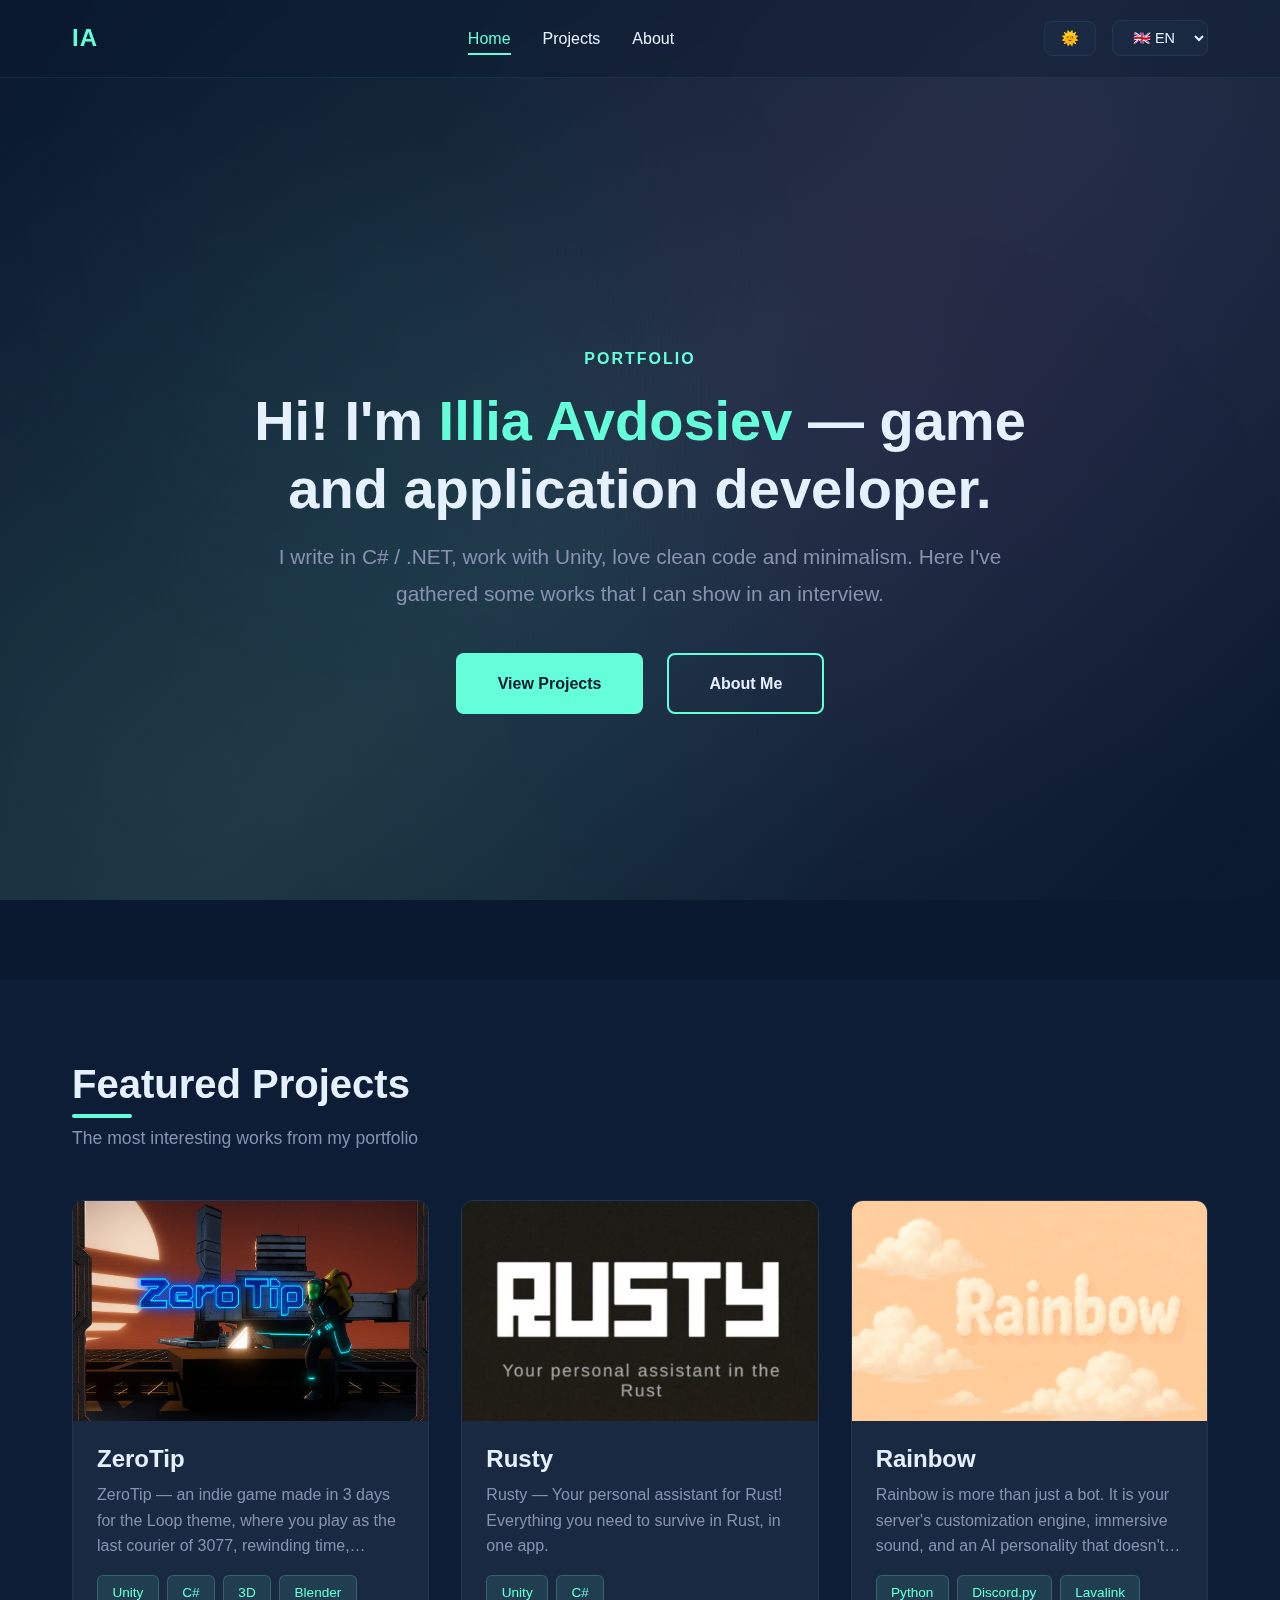
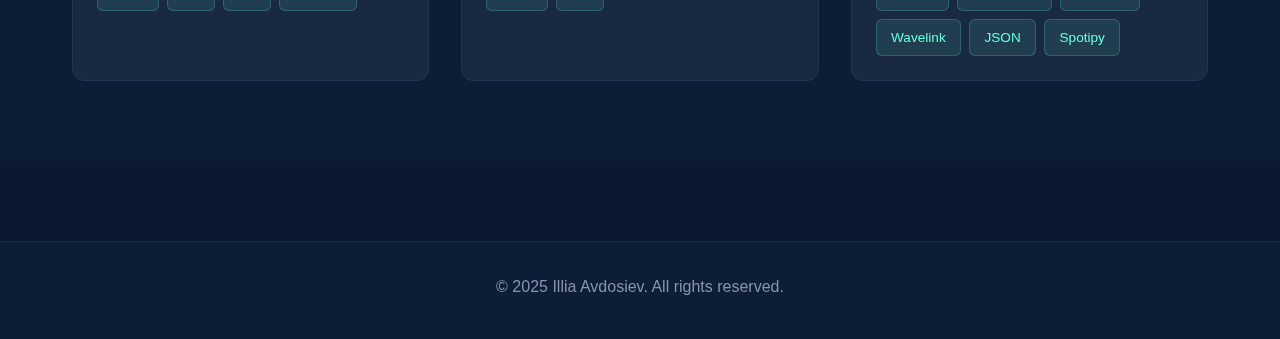
<file: index.html>
<!DOCTYPE html>
<html lang="uk">
<head>
    <meta charset="UTF-8">
    <meta http-equiv="Content-Type" content="text/html; charset=UTF-8">
    <meta name="viewport" content="width=device-width, initial-scale=1.0">
    <title>Ілля Авдосьєв - Портфоліо</title>
    <link rel="stylesheet" href="css/main.css">
    <link rel="stylesheet" href="css/themes.css">
    <link rel="stylesheet" href="css/animations.css">
</head>
<body data-theme="dark">
    <header>
        <nav>
            <a href="index.html" class="logo">IA</a>
            <ul class="nav-links">
                <li><a href="index.html" class="active" data-i18n="nav.home">Головна</a></li>
                <li><a href="projects.html" data-i18n="nav.projects">Проєкти</a></li>
                <li><a href="about.html" data-i18n="nav.about">Про мене</a></li>
            </ul>
            <div class="controls">
                <button class="theme-toggle" id="theme-toggle">
                    <span id="theme-icon">🌞</span>
                </button>
                <select class="lang-switch" id="lang-switch">
                    <option value="uk">🇺🇦 UA</option>
                    <option value="en" selected>🇬🇧 EN</option>
                    <option value="pl">🇵🇱 PL</option>
                    <option value="de">🇩🇪 DE</option>
                </select>
            </div>
        </nav>
    </header>
    <main>
        <section class="hero">
            <div class="hero-content">
                <div class="hero-label" data-i18n="hero.label">Портфоліо</div>
                <h1>
                    <span data-i18n="hero.greeting">Привіт! Я,</span>
                    <span class="name" id="profile-name">Ілля Авдосьєв</span>
                    <span data-i18n="hero.role">— розробник ігор та застосунків.</span>
                </h1>
                <p data-i18n="hero.subtitle">Пишу на C# / .NET, працюю з Unity, люблю чистий код і мінімалізм. Тут зібрав кілька робіт, які можу показати на співбесіді.</p>
                <div class="hero-buttons">
                    <a href="projects.html" class="btn btn-primary"><span data-i18n="hero.viewProjects">Дивитись проєкти</span></a>
                    <a href="about.html" class="btn btn-secondary"><span data-i18n="hero.aboutMe">Про мене</span></a>
                </div>
            </div>
        </section>
        <section class="featured-preview">
            <div class="container">
                <h2 class="section-title" data-i18n="featured.title">Обрані проєкти</h2>
                <p class="section-subtitle" data-i18n="featured.subtitle">Найцікавіші роботи з мого портфоліо</p>
                <div class="projects-grid" id="featured-projects">
                    <div class="loading" data-i18n="projectsPage.loading">Завантаження проєктів...</div>
                </div>
            </div>
        </section>
    </main>

    <footer>
        <p>&copy; 2025 <span id="footer-name">Ілля Авдосьєв</span>. <span data-i18n="footer.rights">Усі права захищено.</span></p>
    </footer>   

    <!-- JavaScript -->
    <script src="js/i18n.js"></script>
    <script src="js/theme.js"></script>
    <script>
        // Default data якщо JSON не завантажився
        const DEFAULT_PROJECTS = {
            projects: [{
                id: 1,
                featured: true,
                title: { uk: "Скоро з'являться проєкти", en: "Projects coming soon" },
                description: { uk: "Контент додається через адмін-панель", en: "Content is being added" },
                technologies: ["Coming soon"],
                emoji: "⏳"
            }]
        };

        const DEFAULT_PROFILE = {
            profile: {
                name: { uk: "Ілля Авдосьєв", en: "Illia Avdosiev" }
            }
        };

        // Завантаження featured проєктів
        async function loadFeaturedProjects() {
            const container = document.getElementById('featured-projects');
            const currentLang = getCurrentLanguage();

            try {
                const response = await fetch('data/projects.json');
                const projectsData = response.ok ? await response.json() : DEFAULT_PROJECTS;

                if (!projectsData || !projectsData.projects || projectsData.projects.length === 0) {
                    container.innerHTML = `
                        <div class="no-projects">
                            <p>${t('projectsPage.noProjects')}</p>
                            <p>${t('projectsPage.noProjectsText')}</p>
                        </div>
                    `;
                    return;
                }

                const featuredProjects = projectsData.projects.filter(p => p.featured).slice(0, 3);

                if (featuredProjects.length === 0) {
                    container.innerHTML = `
                        <div class="no-projects">
                            <p>Обрані проєкти скоро з'являться</p>
                        </div>
                    `;
                    return;
                }

                container.innerHTML = featuredProjects.map(project => `
                    <div class="project-card" data-project-id="${project.id}" style="cursor: pointer;">
                        <div class="project-image">
                            ${project.mainImage ? 
                                `<img src="${project.mainImage}" alt="${project.title[currentLang] || project.title.uk}" loading="lazy">` :
                                `<div class="project-image-placeholder"><img src="images/icons/${project.icon || 'folder'}.svg" alt="Project icon"></div>`
                            }
                        </div>
                        <div class="project-content">
                            <h3 class="project-title">${project.title[currentLang] || project.title.uk}</h3>
                            <p class="project-description">${project.shortDescription ? (project.shortDescription[currentLang] || project.shortDescription.uk) : ''}</p>
                            <div class="project-tags">
                                ${project.technologies.map(tech => `<span class="tag">${tech}</span>`).join('')}
                            </div>
                        </div>
                    </div>
                `).join('');

                // Додаємо обробники подій після рендерингу
                document.querySelectorAll('.project-card').forEach(card => {
                    card.addEventListener('click', () => {
                        window.location.href = `project-details.html?id=${card.dataset.projectId}`;
                    });
                });
            } catch (error) {
                container.innerHTML = `
                    <div class="no-projects">
                        <p>Помилка завантаження проєктів</p>
                        <p>Перевірте що файл <code>data/projects.json</code> існує</p>
                    </div>
                `;
            }
        }

        // Завантаження імені профілю
        async function loadProfileName() {
            try {
                const response = await fetch('data/about.json');
                const aboutData = response.ok ? await response.json() : DEFAULT_PROFILE;

                if (aboutData && aboutData.profile) {
                    const currentLang = getCurrentLanguage();
                    const name = aboutData.profile.name[currentLang] || aboutData.profile.name.uk;
                    document.getElementById('profile-name').textContent = name;
                    document.getElementById('footer-name').textContent = name;
                }
            } catch (error) {
                // Використовуємо default якщо помилка
            }
        }

        // Ініціалізація при завантаженні
        window.addEventListener('DOMContentLoaded', () => {
            loadFeaturedProjects();
            loadProfileName();

            // Обробники подій для контролів
            document.getElementById('theme-toggle').addEventListener('click', toggleTheme);
            document.getElementById('lang-switch').addEventListener('change', (e) => changeLanguage(e.target.value));
        });
    </script>
</body>
</html>
</file>
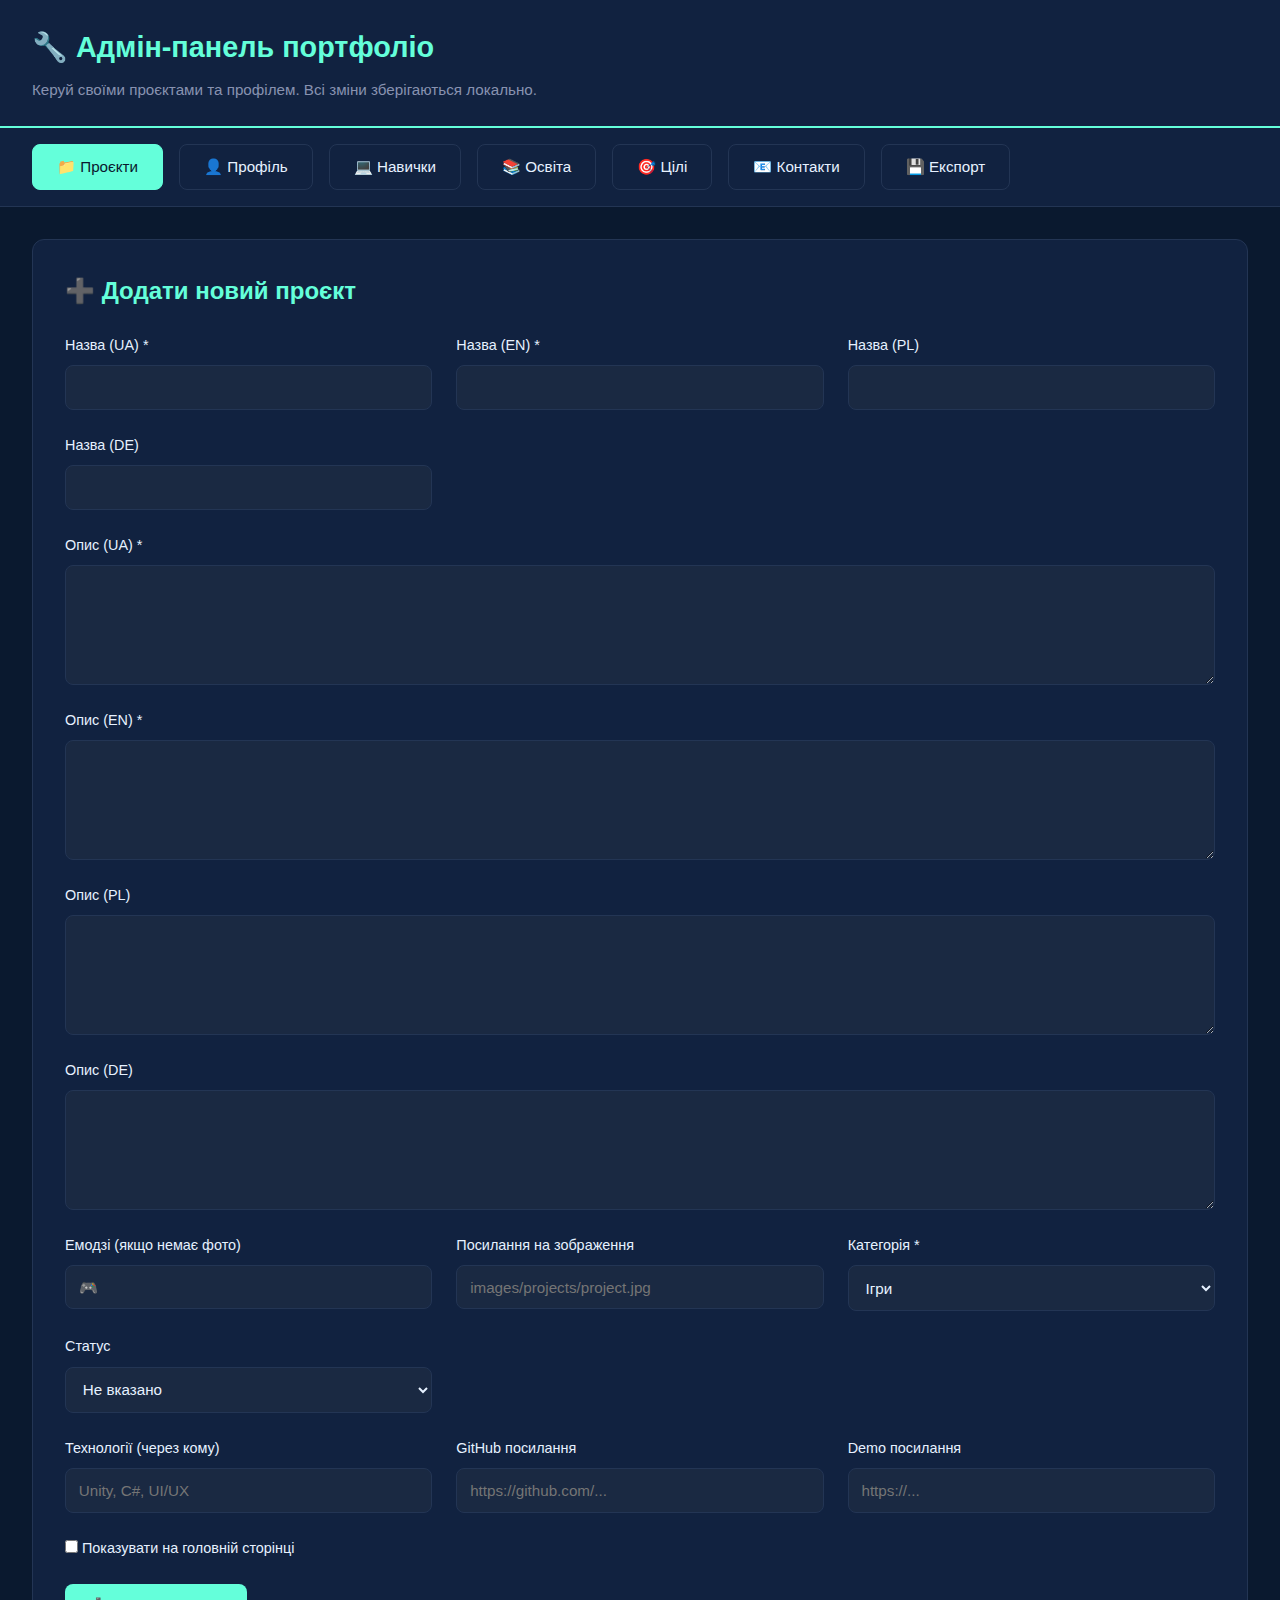
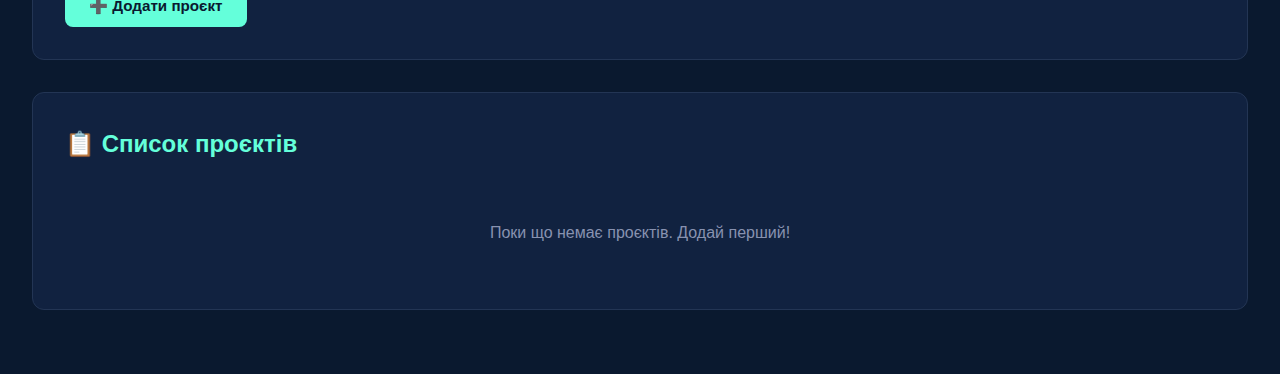
<file: admin.html>
<!DOCTYPE html>
<html lang="uk">

<head>
    <meta charset="UTF-8">
    <meta name="viewport" content="width=device-width, initial-scale=1.0">
    <title>Адмін-панель - Портфоліо</title>
    <style>
        :root {
            --bg-primary: #0a192f;
            --bg-secondary: #112240;
            --bg-card: #1a2942;
            --text-primary: #e6f1ff;
            --text-secondary: #8892b0;
            --accent: #64ffda;
            --accent-hover: #52d4b3;
            --border: #233554;
            --success: #10b981;
            --warning: #f59e0b;
            --danger: #ef4444;
            --transition: all 0.3s cubic-bezier(0.4, 0, 0.2, 1);
        }

        * {
            margin: 0;
            padding: 0;
            box-sizing: border-box;
        }

        body {
            font-family: -apple-system, BlinkMacSystemFont, 'Segoe UI', Roboto, 'Helvetica Neue', Arial, sans-serif;
            background-color: var(--bg-primary);
            color: var(--text-primary);
            line-height: 1.6;
        }

        .admin-header {
            background: var(--bg-secondary);
            padding: 1.5rem 2rem;
            border-bottom: 2px solid var(--accent);
            position: sticky;
            top: 0;
            z-index: 100;
        }

        .admin-header h1 {
            font-size: 1.8rem;
            color: var(--accent);
            margin-bottom: 0.5rem;
        }

        .admin-header p {
            color: var(--text-secondary);
            font-size: 0.95rem;
        }

        .tabs {
            display: flex;
            gap: 1rem;
            background: var(--bg-secondary);
            padding: 1rem 2rem;
            border-bottom: 1px solid var(--border);
            position: sticky;
            top: 80px;
            z-index: 99;
            overflow-x: auto;
        }

        .tab-btn {
            padding: 0.8rem 1.5rem;
            background: transparent;
            border: 1px solid var(--border);
            color: var(--text-primary);
            border-radius: 8px;
            cursor: pointer;
            font-size: 0.95rem;
            font-weight: 500;
            transition: var(--transition);
            white-space: nowrap;
        }

        .tab-btn:hover {
            border-color: var(--accent);
        }

        .tab-btn.active {
            background: var(--accent);
            color: var(--bg-primary);
            border-color: var(--accent);
        }

        .container {
            max-width: 1400px;
            margin: 0 auto;
            padding: 2rem;
        }

        .tab-content {
            display: none;
            animation: fadeIn 0.3s ease;
        }

        .tab-content.active {
            display: block;
        }

        @keyframes fadeIn {
            from {
                opacity: 0;
                transform: translateY(10px);
            }

            to {
                opacity: 1;
                transform: translateY(0);
            }
        }

        .section {
            background: var(--bg-secondary);
            padding: 2rem;
            border-radius: 12px;
            border: 1px solid var(--border);
            margin-bottom: 2rem;
        }

        .section-title {
            font-size: 1.5rem;
            margin-bottom: 1.5rem;
            color: var(--accent);
            display: flex;
            align-items: center;
            gap: 0.5rem;
        }

        .form-grid {
            display: grid;
            grid-template-columns: repeat(auto-fit, minmax(300px, 1fr));
            gap: 1.5rem;
            margin-bottom: 1.5rem;
        }

        .form-group {
            display: flex;
            flex-direction: column;
            gap: 0.5rem;
        }

        .form-group.full-width {
            grid-column: 1 / -1;
        }

        label {
            color: var(--text-primary);
            font-weight: 500;
            font-size: 0.9rem;
        }

        input,
        textarea,
        select {
            padding: 0.8rem;
            background: var(--bg-card);
            border: 1px solid var(--border);
            border-radius: 8px;
            color: var(--text-primary);
            font-size: 0.95rem;
            transition: var(--transition);
        }

        input:focus,
        textarea:focus,
        select:focus {
            outline: none;
            border-color: var(--accent);
        }

        textarea {
            min-height: 120px;
            resize: vertical;
            font-family: inherit;
        }

        .btn {
            padding: 0.8rem 1.5rem;
            border-radius: 8px;
            border: none;
            font-weight: 600;
            font-size: 0.95rem;
            cursor: pointer;
            transition: var(--transition);
            display: inline-flex;
            align-items: center;
            gap: 0.5rem;
        }

        .btn-primary {
            background: var(--accent);
            color: var(--bg-primary);
        }

        .btn-primary:hover {
            background: var(--accent-hover);
            transform: translateY(-2px);
        }

        .btn-success {
            background: var(--success);
            color: white;
        }

        .btn-success:hover {
            opacity: 0.9;
            transform: translateY(-2px);
        }

        .btn-danger {
            background: var(--danger);
            color: white;
        }

        .btn-danger:hover {
            opacity: 0.9;
            transform: translateY(-2px);
        }

        .btn-secondary {
            background: var(--bg-card);
            color: var(--text-primary);
            border: 1px solid var(--border);
        }

        .btn-secondary:hover {
            border-color: var(--accent);
        }

        .btn-warning {
            background: var(--warning);
            color: white;
        }

        .btn-warning:hover {
            opacity: 0.9;
        }

        .projects-list {
            display: grid;
            gap: 1rem;
        }

        .project-item {
            background: var(--bg-card);
            padding: 1.5rem;
            border-radius: 8px;
            border: 1px solid var(--border);
            display: flex;
            justify-content: space-between;
            align-items: center;
            gap: 1rem;
            transition: var(--transition);
        }

        .project-item:hover {
            border-color: var(--accent);
        }

        .project-info {
            flex: 1;
        }

        .project-info h3 {
            color: var(--text-primary);
            margin-bottom: 0.5rem;
        }

        .project-info p {
            color: var(--text-secondary);
            font-size: 0.9rem;
        }

        .project-tags {
            display: flex;
            gap: 0.5rem;
            flex-wrap: wrap;
            margin-top: 0.5rem;
        }

        .tag {
            padding: 0.3rem 0.7rem;
            background: rgba(100, 255, 218, 0.1);
            color: var(--accent);
            border-radius: 6px;
            font-size: 0.8rem;
            border: 1px solid rgba(100, 255, 218, 0.2);
        }

        .tag.featured {
            background: rgba(16, 185, 129, 0.1);
            color: var(--success);
            border-color: var(--success);
        }

        .project-actions {
            display: flex;
            gap: 0.5rem;
            flex-wrap: wrap;
        }

        .skills-editor {
            display: grid;
            grid-template-columns: repeat(auto-fit, minmax(300px, 1fr));
            gap: 1.5rem;
        }

        .skill-category-editor {
            background: var(--bg-card);
            padding: 1.5rem;
            border-radius: 8px;
            border: 1px solid var(--border);
        }

        .skill-category-editor h4 {
            color: var(--accent);
            margin-bottom: 1rem;
        }

        .skill-items {
            display: flex;
            flex-direction: column;
            gap: 0.5rem;
        }

        .skill-item {
            display: flex;
            gap: 0.5rem;
            align-items: center;
        }

        .skill-item input {
            flex: 1;
        }

        .skill-item button {
            padding: 0.5rem;
            background: var(--danger);
            color: white;
            border: none;
            border-radius: 6px;
            cursor: pointer;
            transition: var(--transition);
        }

        .skill-item button:hover {
            opacity: 0.8;
        }

        .timeline-editor {
            display: flex;
            flex-direction: column;
            gap: 1rem;
        }

        .timeline-item-editor {
            background: var(--bg-card);
            padding: 1.5rem;
            border-radius: 8px;
            border: 1px solid var(--border);
        }

        .alert {
            padding: 1rem 1.5rem;
            border-radius: 8px;
            margin-bottom: 1.5rem;
            display: flex;
            align-items: center;
            gap: 0.5rem;
            animation: slideDown 0.3s ease;
        }

        @keyframes slideDown {
            from {
                opacity: 0;
                transform: translateY(-10px);
            }

            to {
                opacity: 1;
                transform: translateY(0);
            }
        }

        .alert-success {
            background: rgba(16, 185, 129, 0.1);
            border: 1px solid var(--success);
            color: var(--success);
        }

        .alert-warning {
            background: rgba(245, 158, 11, 0.1);
            border: 1px solid var(--warning);
            color: var(--warning);
        }

        .export-section {
            display: flex;
            gap: 1rem;
            flex-wrap: wrap;
        }

        .export-box {
            flex: 1;
            min-width: 300px;
            background: var(--bg-card);
            padding: 1.5rem;
            border-radius: 8px;
            border: 1px solid var(--border);
        }

        .export-box h4 {
            color: var(--accent);
            margin-bottom: 1rem;
        }

        .code-block {
            background: var(--bg-primary);
            padding: 1rem;
            border-radius: 6px;
            font-family: 'Courier New', monospace;
            font-size: 0.85rem;
            color: var(--text-secondary);
            max-height: 300px;
            overflow: auto;
            margin-bottom: 1rem;
            white-space: pre-wrap;
            word-break: break-all;
        }

        /* Modal */
        .modal {
            display: none;
            position: fixed;
            top: 0;
            left: 0;
            width: 100%;
            height: 100%;
            background: rgba(0, 0, 0, 0.7);
            z-index: 1000;
            align-items: center;
            justify-content: center;
            padding: 2rem;
        }

        .modal.active {
            display: flex;
        }

        .modal-content {
            background: var(--bg-secondary);
            border-radius: 12px;
            border: 1px solid var(--border);
            max-width: 800px;
            width: 100%;
            max-height: 90vh;
            overflow-y: auto;
            padding: 2rem;
        }

        .modal-header {
            display: flex;
            justify-content: space-between;
            align-items: center;
            margin-bottom: 1.5rem;
        }

        .modal-header h3 {
            color: var(--accent);
            font-size: 1.5rem;
        }

        .close-modal {
            background: none;
            border: none;
            color: var(--text-primary);
            font-size: 1.5rem;
            cursor: pointer;
            padding: 0.5rem;
        }

        .close-modal:hover {
            color: var(--accent);
        }

        @media (max-width: 768px) {
            .form-grid {
                grid-template-columns: 1fr;
            }

            .project-item {
                flex-direction: column;
                align-items: flex-start;
            }

            .skills-editor {
                grid-template-columns: 1fr;
            }

            .modal-content {
                padding: 1rem;
            }
        }
    </style>
</head>

<body>
    <div class="admin-header">
        <h1>🔧 Адмін-панель портфоліо</h1>
        <p>Керуй своїми проєктами та профілем. Всі зміни зберігаються локально.</p>
    </div>

    <div class="tabs">
        <button class="tab-btn active" onclick="switchTab('projects')">📁 Проєкти</button>
        <button class="tab-btn" onclick="switchTab('profile')">👤 Профіль</button>
        <button class="tab-btn" onclick="switchTab('skills')">💻 Навички</button>
        <button class="tab-btn" onclick="switchTab('education')">📚 Освіта</button>
        <button class="tab-btn" onclick="switchTab('goals')">🎯 Цілі</button>
        <button class="tab-btn" onclick="switchTab('contacts')">📧 Контакти</button>
        <button class="tab-btn" onclick="switchTab('export')">💾 Експорт</button>
    </div>

    <div class="container">
        <!-- Projects Tab -->
        <div id="projects-tab" class="tab-content active">
            <div class="section">
                <h2 class="section-title">➕ Додати новий проєкт</h2>
                <form id="add-project-form">
                    <div class="form-grid">
                        <div class="form-group">
                            <label>Назва (UA) *</label>
                            <input type="text" name="title_uk" required>
                        </div>
                        <div class="form-group">
                            <label>Назва (EN) *</label>
                            <input type="text" name="title_en" required>
                        </div>
                        <div class="form-group">
                            <label>Назва (PL)</label>
                            <input type="text" name="title_pl">
                        </div>
                        <div class="form-group">
                            <label>Назва (DE)</label>
                            <input type="text" name="title_de">
                        </div>
                    </div>

                    <div class="form-grid">
                        <div class="form-group full-width">
                            <label>Опис (UA) *</label>
                            <textarea name="description_uk" required></textarea>
                        </div>
                        <div class="form-group full-width">
                            <label>Опис (EN) *</label>
                            <textarea name="description_en" required></textarea>
                        </div>
                        <div class="form-group full-width">
                            <label>Опис (PL)</label>
                            <textarea name="description_pl"></textarea>
                        </div>
                        <div class="form-group full-width">
                            <label>Опис (DE)</label>
                            <textarea name="description_de"></textarea>
                        </div>
                    </div>

                    <div class="form-grid">
                        <div class="form-group">
                            <label>Емодзі (якщо немає фото)</label>
                            <input type="text" name="emoji" placeholder="🎮" maxlength="2">
                        </div>
                        <div class="form-group">
                            <label>Посилання на зображення</label>
                            <input type="text" name="image" placeholder="images/projects/project.jpg">
                        </div>
                        <div class="form-group">
                            <label>Категорія *</label>
                            <select name="category" required>
                                <option value="games">Ігри</option>
                                <option value="apps">Застосунки</option>
                                <option value="programming">Програмування</option>
                            </select>
                        </div>
                        <div class="form-group">
                            <label>Статус</label>
                            <select name="status">
                                <option value="">Не вказано</option>
                                <option value="Завершено">Завершено</option>
                                <option value="В розробці">В розробці</option>
                            </select>
                        </div>
                    </div>

                    <div class="form-grid">
                        <div class="form-group">
                            <label>Технології (через кому)</label>
                            <input type="text" name="technologies" placeholder="Unity, C#, UI/UX">
                        </div>
                        <div class="form-group">
                            <label>GitHub посилання</label>
                            <input type="text" name="github" placeholder="https://github.com/...">
                        </div>
                        <div class="form-group">
                            <label>Demo посилання</label>
                            <input type="text" name="demo" placeholder="https://...">
                        </div>
                        <div class="form-group">
                            <label>
                                <input type="checkbox" name="featured">
                                Показувати на головній сторінці
                            </label>
                        </div>
                    </div>

                    <button type="submit" class="btn btn-primary">➕ Додати проєкт</button>
                </form>
            </div>

            <div class="section">
                <h2 class="section-title">📋 Список проєктів</h2>
                <div id="projects-list" class="projects-list"></div>
            </div>
        </div>

        <!-- Profile Tab -->
        <div id="profile-tab" class="tab-content">
            <div class="section">
                <h2 class="section-title">👤 Редагування профілю</h2>
                <form id="profile-form">
                    <div class="form-grid">
                        <div class="form-group">
                            <label>Ім'я (UA) *</label>
                            <input type="text" name="name_uk" id="profile_name_uk" required>
                        </div>
                        <div class="form-group">
                            <label>Ім'я (EN) *</label>
                            <input type="text" name="name_en" id="profile_name_en" required>
                        </div>
                        <div class="form-group">
                            <label>Ім'я (PL)</label>
                            <input type="text" name="name_pl" id="profile_name_pl">
                        </div>
                        <div class="form-group">
                            <label>Ім'я (DE)</label>
                            <input type="text" name="name_de" id="profile_name_de">
                        </div>
                        <div class="form-group">
                            <label>Вік</label>
                            <input type="number" name="age" id="profile_age">
                        </div>
                        <div class="form-group">
                            <label>Аватар (посилання)</label>
                            <input type="text" name="avatar" id="profile_avatar" placeholder="images/avatar.jpg">
                        </div>
                    </div>

                    <div class="form-group full-width">
                        <label>Біо (UA) - кожен параграф з нового рядка *</label>
                        <textarea name="bio_uk" id="profile_bio_uk" style="min-height: 200px;" required></textarea>
                    </div>

                    <div class="form-group full-width">
                        <label>Біо (EN) - кожен параграф з нового рядка *</label>
                        <textarea name="bio_en" id="profile_bio_en" style="min-height: 200px;" required></textarea>
                    </div>

                    <div class="form-group full-width">
                        <label>Біо (PL) - кожен параграф з нового рядка</label>
                        <textarea name="bio_pl" id="profile_bio_pl" style="min-height: 200px;"></textarea>
                    </div>

                    <div class="form-group full-width">
                        <label>Біо (DE) - кожен параграф з нового рядка</label>
                        <textarea name="bio_de" id="profile_bio_de" style="min-height: 200px;"></textarea>
                    </div>

                    <button type="submit" class="btn btn-success">💾 Зберегти профіль</button>
                </form>
            </div>
        </div>

        <!-- Skills Tab -->
        <div id="skills-tab" class="tab-content">
            <div class="section">
                <h2 class="section-title">💻 Редагування навичок</h2>
                <div class="skills-editor" id="skills-editor"></div>
                <button onclick="saveSkills()" class="btn btn-success" style="margin-top: 1rem;">💾 Зберегти
                    навички</button>
            </div>
        </div>

        <!-- Education Tab -->
        <div id="education-tab" class="tab-content">
            <div class="section">
                <h2 class="section-title">📚 Редагування освіти</h2>
                <div class="timeline-editor" id="education-editor"></div>
                <button onclick="addEducationItem()" class="btn btn-primary" style="margin-top: 1rem;">➕ Додати
                    запис</button>
                <button onclick="saveEducation()" class="btn btn-success" style="margin-top: 1rem;">💾 Зберегти</button>
            </div>
        </div>

        <!-- Goals Tab -->
        <div id="goals-tab" class="tab-content">
            <div class="section">
                <h2 class="section-title">🎯 Редагування цілей</h2>
                <div class="form-grid">
                    <div class="form-group full-width">
                        <label>Короткострокова ціль (UA) *</label>
                        <textarea id="goal_short_uk" required></textarea>
                    </div>
                    <div class="form-group full-width">
                        <label>Короткострокова ціль (EN) *</label>
                        <textarea id="goal_short_en" required></textarea>
                    </div>
                    <div class="form-group full-width">
                        <label>Короткострокова ціль (PL)</label>
                        <textarea id="goal_short_pl"></textarea>
                    </div>
                    <div class="form-group full-width">
                        <label>Короткострокова ціль (DE)</label>
                        <textarea id="goal_short_de"></textarea>
                    </div>
                    <div class="form-group full-width">
                        <label>Довгострокова ціль (UA) *</label>
                        <textarea id="goal_long_uk" required></textarea>
                    </div>
                    <div class="form-group full-width">
                        <label>Довгострокова ціль (EN) *</label>
                        <textarea id="goal_long_en" required></textarea>
                    </div>
                    <div class="form-group full-width">
                        <label>Довгострокова ціль (PL)</label>
                        <textarea id="goal_long_pl"></textarea>
                    </div>
                    <div class="form-group full-width">
                        <label>Довгострокова ціль (DE)</label>
                        <textarea id="goal_long_de"></textarea>
                    </div>
                </div>
                <button onclick="saveGoals()" class="btn btn-success">💾 Зберегти цілі</button>
            </div>
        </div>

        <!-- Contacts Tab -->
        <div id="contacts-tab" class="tab-content">
            <div class="section">
                <h2 class="section-title">📧 Редагування контактів</h2>
                <div class="form-grid">
                    <div class="form-group">
                        <label>Email *</label>
                        <input type="email" id="contact_email" required>
                    </div>
                    <div class="form-group">
                        <label>Telegram *</label>
                        <input type="text" id="contact_telegram" placeholder="@yourhandle" required>
                    </div>
                    <div class="form-group">
                        <label>GitHub *</label>
                        <input type="url" id="contact_github" placeholder="https://github.com/yourname" required>
                    </div>
                    <div class="form-group">
                        <label>LinkedIn *</label>
                        <input type="url" id="contact_linkedin" placeholder="https://linkedin.com/in/yourname" required>
                    </div>
                </div>
                <button onclick="saveContacts()" class="btn btn-success">💾 Зберегти контакти</button>
            </div>
        </div>

        <!-- Export Tab -->
        <div id="export-tab" class="tab-content">
            <div class="section">
                <h2 class="section-title">💾 Експорт даних</h2>
                <div class="alert alert-warning">
                    ⚠️ Скопіюй згенерований JSON і збережи у відповідний файл в папці <code>data/</code>
                </div>

                <div class="export-section">
                    <div class="export-box">
                        <h4>projects.json</h4>
                        <div class="code-block" id="projects-json"></div>
                        <button onclick="copyToClipboard('projects-json')" class="btn btn-secondary">📋
                            Копіювати</button>
                        <button onclick="downloadJSON('projects')" class="btn btn-primary">⬇️ Завантажити файл</button>
                    </div>

                    <div class="export-box">
                        <h4>about.json</h4>
                        <div class="code-block" id="about-json"></div>
                        <button onclick="copyToClipboard('about-json')" class="btn btn-secondary">📋 Копіювати</button>
                        <button onclick="downloadJSON('about')" class="btn btn-primary">⬇️ Завантажити файл</button>
                    </div>
                </div>
            </div>
        </div>
    </div>

    <!-- Edit Project Modal -->
    <div id="edit-modal" class="modal">
        <div class="modal-content">
            <div class="modal-header">
                <h3>✏️ Редагувати проєкт</h3>
                <button class="close-modal" onclick="closeEditModal()">✕</button>
            </div>
            <form id="edit-project-form">
                <input type="hidden" id="edit-project-id">
                <div class="form-grid">
                    <div class="form-group">
                        <label>Назва (UA) *</label>
                        <input type="text" id="edit_title_uk" required>
                    </div>
                    <div class="form-group">
                        <label>Назва (EN) *</label>
                        <input type="text" id="edit_title_en" required>
                    </div>
                    <div class="form-group">
                        <label>Назва (PL)</label>
                        <input type="text" id="edit_title_pl">
                    </div>
                    <div class="form-group">
                        <label>Назва (DE)</label>
                        <input type="text" id="edit_title_de">
                    </div>
                </div>

                <div class="form-grid">
                    <div class="form-group full-width">
                        <label>Опис (UA) *</label>
                        <textarea id="edit_description_uk" required></textarea>
                    </div>
                    <div class="form-group full-width">
                        <label>Опис (EN) *</label>
                        <textarea id="edit_description_en" required></textarea>
                    </div>
                    <div class="form-group full-width">
                        <label>Опис (PL)</label>
                        <textarea id="edit_description_pl"></textarea>
                    </div>
                    <div class="form-group full-width">
                        <label>Опис (DE)</label>
                        <textarea id="edit_description_de"></textarea>
                    </div>
                </div>

                <div class="form-grid">
                    <div class="form-group">
                        <label>Емодзі</label>
                        <input type="text" id="edit_emoji" maxlength="2">
                    </div>
                    <div class="form-group">
                        <label>Зображення</label>
                        <input type="text" id="edit_image">
                    </div>
                    <div class="form-group">
                        <label>Категорія *</label>
                        <select id="edit_category" required>
                            <option value="games">Ігри</option>
                            <option value="apps">Застосунки</option>
                            <option value="programming">Програмування</option>
                        </select>
                    </div>
                    <div class="form-group">
                        <label>Статус</label>
                        <select id="edit_status">
                            <option value="">Не вказано</option>
                            <option value="Завершено">Завершено</option>
                            <option value="В розробці">В розробці</option>
                        </select>
                    </div>
                </div>

                <div class="form-grid">
                    <div class="form-group">
                        <label>Технології (через кому)</label>
                        <input type="text" id="edit_technologies">
                    </div>
                    <div class="form-group">
                        <label>GitHub</label>
                        <input type="text" id="edit_github">
                    </div>
                    <div class="form-group">
                        <label>Demo</label>
                        <input type="text" id="edit_demo">
                    </div>
                    <div class="form-group">
                        <label>
                            <input type="checkbox" id="edit_featured">
                            Показувати на головній
                        </label>
                    </div>
                </div>

                <div style="display: flex; gap: 1rem; margin-top: 1rem;">
                    <button type="submit" class="btn btn-success">💾 Зберегти зміни</button>
                    <button type="button" class="btn btn-secondary" onclick="closeEditModal()">Скасувати</button>
                </div>
            </form>
        </div>
    </div>

    <script>
        let projectsData = JSON.parse(localStorage.getItem('portfolioProjects')) || { projects: [] };
        let aboutData = JSON.parse(localStorage.getItem('portfolioAbout')) || getDefaultAboutData();

        function getDefaultAboutData() {
            return {
                profile: {
                    name: { uk: "Ілля Авдосьєв", en: "Illia Avdosiev", pl: "Illia Avdosiev", de: "Illia Avdosiev" },
                    age: 20,
                    avatar: "",
                    bio: {
                        uk: ["Перший параграф"],
                        en: ["First paragraph"],
                        pl: ["Pierwszy akapit"],
                        de: ["Erster Absatz"]
                    }
                },
                skills: {
                    languages: {
                        icon: "💻",
                        title: { uk: "Мови програмування", en: "Programming Languages", pl: "Języki programowania", de: "Programmiersprachen" },
                        items: ["C#", ".NET"]
                    },
                    tools: {
                        icon: "🎮",
                        title: { uk: "Інструменти", en: "Tools", pl: "Narzędzia", de: "Werkzeuge" },
                        items: ["Unity", "Git"]
                    },
                    principles: {
                        icon: "📚",
                        title: { uk: "Принципи", en: "Principles", pl: "Zasady", de: "Prinzipien" },
                        items: ["ООП"]
                    },
                    other: {
                        icon: "🛠️",
                        title: { uk: "Інше", en: "Other", pl: "Inne", de: "Andere" },
                        items: ["JSON"]
                    }
                },
                education: [],
                goals: {
                    short: {
                        icon: "🎯",
                        title: { uk: "Короткострокова ціль", en: "Short-term goal", pl: "Cel krótkoterminowy", de: "Kurzfristiges Ziel" },
                        description: { uk: "", en: "", pl: "", de: "" }
                    },
                    long: {
                        icon: "🚀",
                        title: { uk: "Довгострокова ціль", en: "Long-term goal", pl: "Cel długoterminowy", de: "Langfristiges Ziel" },
                        description: { uk: "", en: "", pl: "", de: "" }
                    }
                },
                contacts: {
                    email: "you@example.com",
                    telegram: "@yourhandle",
                    github: "https://github.com/yourname",
                    linkedin: "https://linkedin.com/in/yourname"
                }
            };
        }

        function switchTab(tabName) {
            document.querySelectorAll('.tab-content').forEach(tab => tab.classList.remove('active'));
            document.querySelectorAll('.tab-btn').forEach(btn => btn.classList.remove('active'));

            document.getElementById(`${tabName}-tab`).classList.add('active');
            event.target.classList.add('active');

            if (tabName === 'export') {
                updateExportData();
            }
        }

        // Projects Management
        document.getElementById('add-project-form').addEventListener('submit', function (e) {
            e.preventDefault();
            const formData = new FormData(e.target);

            const newProject = {
                id: Date.now(),
                featured: formData.get('featured') === 'on',
                title: {
                    uk: formData.get('title_uk'),
                    en: formData.get('title_en'),
                    pl: formData.get('title_pl') || formData.get('title_en'),
                    de: formData.get('title_de') || formData.get('title_en')
                },
                description: {
                    uk: formData.get('description_uk'),
                    en: formData.get('description_en'),
                    pl: formData.get('description_pl') || formData.get('description_en'),
                    de: formData.get('description_de') || formData.get('description_en')
                },
                image: formData.get('image'),
                emoji: formData.get('emoji') || '📁',
                technologies: formData.get('technologies').split(',').map(t => t.trim()).filter(t => t),
                github: formData.get('github'),
                demo: formData.get('demo'),
                category: formData.get('category'),
                status: formData.get('status')
            };

            projectsData.projects.push(newProject);
            localStorage.setItem('portfolioProjects', JSON.stringify(projectsData));

            showAlert('success', '✅ Проєкт успішно додано!');
            e.target.reset();
            loadProjects();
        });

        function loadProjects() {
            const container = document.getElementById('projects-list');
            if (projectsData.projects.length === 0) {
                container.innerHTML = '<p style="color: var(--text-secondary); text-align: center; padding: 2rem;">Поки що немає проєктів. Додай перший!</p>';
                return;
            }

            container.innerHTML = projectsData.projects.map(project => `
                <div class="project-item">
                    <div class="project-info">
                        <h3>${project.emoji} ${project.title.uk}</h3>
                        <p>${project.description.uk}</p>
                        <div class="project-tags">
                            ${project.technologies.map(tech => `<span class="tag">${tech}</span>`).join('')}
                            ${project.featured ? '<span class="tag featured">⭐ На головній</span>' : ''}
                            ${project.status ? `<span class="tag">${project.status}</span>` : ''}
                        </div>
                    </div>
                    <div class="project-actions">
                        <button onclick="editProject(${project.id})" class="btn btn-warning">✏️ Редагувати</button>
                        <button onclick="deleteProject(${project.id})" class="btn btn-danger">🗑️ Видалити</button>
                    </div>
                </div>
            `).join('');
        }

        function editProject(id) {
            const project = projectsData.projects.find(p => p.id === id);
            if (!project) return;

            document.getElementById('edit-project-id').value = id;
            document.getElementById('edit_title_uk').value = project.title.uk;
            document.getElementById('edit_title_en').value = project.title.en;
            document.getElementById('edit_title_pl').value = project.title.pl || '';
            document.getElementById('edit_title_de').value = project.title.de || '';
            document.getElementById('edit_description_uk').value = project.description.uk;
            document.getElementById('edit_description_en').value = project.description.en;
            document.getElementById('edit_description_pl').value = project.description.pl || '';
            document.getElementById('edit_description_de').value = project.description.de || '';
            document.getElementById('edit_emoji').value = project.emoji;
            document.getElementById('edit_image').value = project.image;
            document.getElementById('edit_category').value = project.category;
            document.getElementById('edit_status').value = project.status || '';
            document.getElementById('edit_technologies').value = project.technologies.join(', ');
            document.getElementById('edit_github').value = project.github;
            document.getElementById('edit_demo').value = project.demo;
            document.getElementById('edit_featured').checked = project.featured;

            document.getElementById('edit-modal').classList.add('active');
        }

        function closeEditModal() {
            document.getElementById('edit-modal').classList.remove('active');
        }

        document.getElementById('edit-project-form').addEventListener('submit', function (e) {
            e.preventDefault();
            const id = parseInt(document.getElementById('edit-project-id').value);
            const projectIndex = projectsData.projects.findIndex(p => p.id === id);

            if (projectIndex === -1) return;

            projectsData.projects[projectIndex] = {
                id: id,
                featured: document.getElementById('edit_featured').checked,
                title: {
                    uk: document.getElementById('edit_title_uk').value,
                    en: document.getElementById('edit_title_en').value,
                    pl: document.getElementById('edit_title_pl').value || document.getElementById('edit_title_en').value,
                    de: document.getElementById('edit_title_de').value || document.getElementById('edit_title_en').value
                },
                description: {
                    uk: document.getElementById('edit_description_uk').value,
                    en: document.getElementById('edit_description_en').value,
                    pl: document.getElementById('edit_description_pl').value || document.getElementById('edit_description_en').value,
                    de: document.getElementById('edit_description_de').value || document.getElementById('edit_description_en').value
                },
                image: document.getElementById('edit_image').value,
                emoji: document.getElementById('edit_emoji').value || '📁',
                technologies: document.getElementById('edit_technologies').value.split(',').map(t => t.trim()).filter(t => t),
                github: document.getElementById('edit_github').value,
                demo: document.getElementById('edit_demo').value,
                category: document.getElementById('edit_category').value,
                status: document.getElementById('edit_status').value
            };

            localStorage.setItem('portfolioProjects', JSON.stringify(projectsData));
            showAlert('success', '✅ Проєкт оновлено!');
            loadProjects();
            closeEditModal();
        });

        function deleteProject(id) {
            if (confirm('Ти впевнений? Це видалить проєкт назавжди!')) {
                projectsData.projects = projectsData.projects.filter(p => p.id !== id);
                localStorage.setItem('portfolioProjects', JSON.stringify(projectsData));
                showAlert('success', '✅ Проєкт видалено!');
                loadProjects();
            }
        }

        // Profile Management
        function loadProfile() {
            document.getElementById('profile_name_uk').value = aboutData.profile.name.uk;
            document.getElementById('profile_name_en').value = aboutData.profile.name.en;
            document.getElementById('profile_name_pl').value = aboutData.profile.name.pl || '';
            document.getElementById('profile_name_de').value = aboutData.profile.name.de || '';
            document.getElementById('profile_age').value = aboutData.profile.age;
            document.getElementById('profile_avatar').value = aboutData.profile.avatar;
            document.getElementById('profile_bio_uk').value = aboutData.profile.bio.uk.join('\n\n');
            document.getElementById('profile_bio_en').value = aboutData.profile.bio.en.join('\n\n');
            document.getElementById('profile_bio_pl').value = (aboutData.profile.bio.pl || []).join('\n\n');
            document.getElementById('profile_bio_de').value = (aboutData.profile.bio.de || []).join('\n\n');
        }

        document.getElementById('profile-form').addEventListener('submit', function (e) {
            e.preventDefault();
            const formData = new FormData(e.target);

            aboutData.profile.name.uk = formData.get('name_uk');
            aboutData.profile.name.en = formData.get('name_en');
            aboutData.profile.name.pl = formData.get('name_pl') || formData.get('name_en');
            aboutData.profile.name.de = formData.get('name_de') || formData.get('name_en');
            aboutData.profile.age = parseInt(formData.get('age'));
            aboutData.profile.avatar = formData.get('avatar');
            aboutData.profile.bio.uk = formData.get('bio_uk').split('\n\n').filter(p => p.trim());
            aboutData.profile.bio.en = formData.get('bio_en').split('\n\n').filter(p => p.trim());
            aboutData.profile.bio.pl = formData.get('bio_pl').split('\n\n').filter(p => p.trim());
            aboutData.profile.bio.de = formData.get('bio_de').split('\n\n').filter(p => p.trim());

            localStorage.setItem('portfolioAbout', JSON.stringify(aboutData));
            showAlert('success', '✅ Профіль збережено!');
        });

        // Skills Management
        function loadSkills() {
            const container = document.getElementById('skills-editor');
            container.innerHTML = Object.entries(aboutData.skills).map(([key, category]) => `
                <div class="skill-category-editor">
                    <h4>${category.icon} ${category.title.uk}</h4>
                    <div class="skill-items" id="skills-${key}">
                        ${category.items.map((item, index) => `
                            <div class="skill-item">
                                <input type="text" value="${item}" data-category="${key}" data-index="${index}">
                                <button onclick="removeSkillItem('${key}', ${index})">🗑️</button>
                            </div>
                        `).join('')}
                    </div>
                    <button onclick="addSkillItem('${key}')" class="btn btn-secondary" style="margin-top: 0.5rem; width: 100%;">➕ Додати</button>
                </div>
            `).join('');
        }

        function addSkillItem(category) {
            aboutData.skills[category].items.push('Нова навичка');
            loadSkills();
        }

        function removeSkillItem(category, index) {
            aboutData.skills[category].items.splice(index, 1);
            loadSkills();
        }

        function saveSkills() {
            document.querySelectorAll('.skill-item input').forEach(input => {
                const category = input.getAttribute('data-category');
                const index = parseInt(input.getAttribute('data-index'));
                aboutData.skills[category].items[index] = input.value;
            });

            localStorage.setItem('portfolioAbout', JSON.stringify(aboutData));
            showAlert('success', '✅ Навички збережено!');
        }

        // Education Management
        function loadEducation() {
            const container = document.getElementById('education-editor');
            if (aboutData.education.length === 0) {
                container.innerHTML = '<p style="color: var(--text-secondary); text-align: center; padding: 2rem;">Поки що немає записів. Додай перший!</p>';
                return;
            }

            container.innerHTML = aboutData.education.map((item, index) => `
                <div class="timeline-item-editor">
                    <div class="education-header" onclick="toggleEducation(${index})" style="cursor: pointer; display: flex; justify-content: space-between; align-items: center; padding: 1rem; background: var(--bg-primary); border-radius: 8px; margin-bottom: 1rem;">
                        <div>
                            <strong style="color: var(--accent);">${item.icon} ${item.year}</strong>
                            <span style="color: var(--text-primary); margin-left: 1rem;">${item.title.uk}</span>
                        </div>
                        <span id="toggle-icon-${index}" style="color: var(--accent); font-size: 1.2rem;">▼</span>
                    </div>
                    <div id="education-content-${index}" class="education-content">
                        <div class="form-grid">
                            <div class="form-group">
                                <label>Рік</label>
                                <input type="text" value="${item.year}" onchange="updateEducation(${index}, 'year', this.value)">
                            </div>
                            <div class="form-group">
                                <label>Іконка</label>
                                <input type="text" value="${item.icon}" onchange="updateEducation(${index}, 'icon', this.value)" maxlength="2">
                            </div>
                            <div class="form-group full-width">
                                <label>Назва (UA)</label>
                                <input type="text" value="${item.title.uk}" onchange="updateEducation(${index}, 'title.uk', this.value)">
                            </div>
                            <div class="form-group full-width">
                                <label>Назва (EN)</label>
                                <input type="text" value="${item.title.en}" onchange="updateEducation(${index}, 'title.en', this.value)">
                            </div>
                            <div class="form-group full-width">
                                <label>Назва (PL)</label>
                                <input type="text" value="${item.title.pl || ''}" onchange="updateEducation(${index}, 'title.pl', this.value)">
                            </div>
                            <div class="form-group full-width">
                                <label>Назва (DE)</label>
                                <input type="text" value="${item.title.de || ''}" onchange="updateEducation(${index}, 'title.de', this.value)">
                            </div>
                            <div class="form-group full-width">
                                <label>Опис (UA)</label>
                                <textarea onchange="updateEducation(${index}, 'description.uk', this.value)">${item.description.uk}</textarea>
                            </div>
                            <div class="form-group full-width">
                                <label>Опис (EN)</label>
                                <textarea onchange="updateEducation(${index}, 'description.en', this.value)">${item.description.en}</textarea>
                            </div>
                            <div class="form-group full-width">
                                <label>Опис (PL)</label>
                                <textarea onchange="updateEducation(${index}, 'description.pl', this.value)">${item.description.pl || ''}</textarea>
                            </div>
                            <div class="form-group full-width">
                                <label>Опис (DE)</label>
                                <textarea onchange="updateEducation(${index}, 'description.de', this.value)">${item.description.de || ''}</textarea>
                            </div>
                        </div>
                        <button onclick="deleteEducation(${index})" class="btn btn-danger" style="margin-top: 1rem;">🗑️ Видалити</button>
                    </div>
                </div>
            `).join('');
        }

        function toggleEducation(index) {
            const content = document.getElementById(`education-content-${index}`);
            const icon = document.getElementById(`toggle-icon-${index}`);

            if (content.style.display === 'none') {
                content.style.display = 'block';
                icon.textContent = '▼';
            } else {
                content.style.display = 'none';
                icon.textContent = '▶';
            }
        }

        function addEducationItem() {
            aboutData.education.push({
                year: "2023",
                icon: "📅",
                title: { uk: "Нова подія", en: "New event", pl: "Nowe wydarzenie", de: "Neues Ereignis" },
                description: { uk: "Опис", en: "Description", pl: "Opis", de: "Beschreibung" }
            });
            loadEducation();
        }

        function updateEducation(index, field, value) {
            const keys = field.split('.');
            if (keys.length === 1) {
                aboutData.education[index][keys[0]] = value;
            } else {
                aboutData.education[index][keys[0]][keys[1]] = value;
            }
        }

        function deleteEducation(index) {
            if (confirm('Видалити цей запис?')) {
                aboutData.education.splice(index, 1);
                loadEducation();
            }
        }

        function saveEducation() {
            localStorage.setItem('portfolioAbout', JSON.stringify(aboutData));
            showAlert('success', '✅ Освіта збережена!');
        }

        // Goals Management
        function loadGoals() {
            document.getElementById('goal_short_uk').value = aboutData.goals.short.description.uk;
            document.getElementById('goal_short_en').value = aboutData.goals.short.description.en;
            document.getElementById('goal_short_pl').value = aboutData.goals.short.description.pl || '';
            document.getElementById('goal_short_de').value = aboutData.goals.short.description.de || '';
            document.getElementById('goal_long_uk').value = aboutData.goals.long.description.uk;
            document.getElementById('goal_long_en').value = aboutData.goals.long.description.en;
            document.getElementById('goal_long_pl').value = aboutData.goals.long.description.pl || '';
            document.getElementById('goal_long_de').value = aboutData.goals.long.description.de || '';
        }

        function saveGoals() {
            aboutData.goals.short.description.uk = document.getElementById('goal_short_uk').value;
            aboutData.goals.short.description.en = document.getElementById('goal_short_en').value;
            aboutData.goals.short.description.pl = document.getElementById('goal_short_pl').value;
            aboutData.goals.short.description.de = document.getElementById('goal_short_de').value;
            aboutData.goals.long.description.uk = document.getElementById('goal_long_uk').value;
            aboutData.goals.long.description.en = document.getElementById('goal_long_en').value;
            aboutData.goals.long.description.pl = document.getElementById('goal_long_pl').value;
            aboutData.goals.long.description.de = document.getElementById('goal_long_de').value;

            localStorage.setItem('portfolioAbout', JSON.stringify(aboutData));
            showAlert('success', '✅ Цілі збережено!');
        }

        // Contacts Management
        function loadContacts() {
            document.getElementById('contact_email').value = aboutData.contacts.email;
            document.getElementById('contact_telegram').value = aboutData.contacts.telegram;
            document.getElementById('contact_github').value = aboutData.contacts.github;
            document.getElementById('contact_linkedin').value = aboutData.contacts.linkedin;
        }

        function saveContacts() {
            aboutData.contacts.email = document.getElementById('contact_email').value;
            aboutData.contacts.telegram = document.getElementById('contact_telegram').value;
            aboutData.contacts.github = document.getElementById('contact_github').value;
            aboutData.contacts.linkedin = document.getElementById('contact_linkedin').value;

            localStorage.setItem('portfolioAbout', JSON.stringify(aboutData));
            showAlert('success', '✅ Контакти збережено!');
        }

        // Export functionality
        function updateExportData() {
            document.getElementById('projects-json').textContent = JSON.stringify(projectsData, null, 2);
            document.getElementById('about-json').textContent = JSON.stringify(aboutData, null, 2);
        }

        function copyToClipboard(elementId) {
            const text = document.getElementById(elementId).textContent;
            navigator.clipboard.writeText(text).then(() => {
                showAlert('success', '✅ Скопійовано в буфер обміну!');
            });
        }

        function downloadJSON(type) {
            const data = type === 'projects' ? projectsData : aboutData;
            const dataStr = JSON.stringify(data, null, 2);
            const dataBlob = new Blob([dataStr], { type: 'application/json' });

            const link = document.createElement('a');
            link.href = URL.createObjectURL(dataBlob);
            link.download = `${type}.json`;
            link.click();

            showAlert('success', `✅ Файл ${type}.json завантажено!`);
        }

        // Alert system
        function showAlert(type, message) {
            const existingAlert = document.querySelector('.alert');
            if (existingAlert) {
                existingAlert.remove();
            }

            const alert = document.createElement('div');
            alert.className = `alert alert-${type}`;
            alert.textContent = message;

            const activeTab = document.querySelector('.tab-content.active .section');
            if (activeTab) {
                activeTab.insertBefore(alert, activeTab.firstChild);
                setTimeout(() => alert.remove(), 3000);
            }
        }

        // Initialize on page load
        window.addEventListener('DOMContentLoaded', () => {
            loadProjects();
            loadProfile();
            loadSkills();
            loadEducation();
            loadGoals();
            loadContacts();
            updateExportData();
        });
    </script>
</body>

</html>
</file>
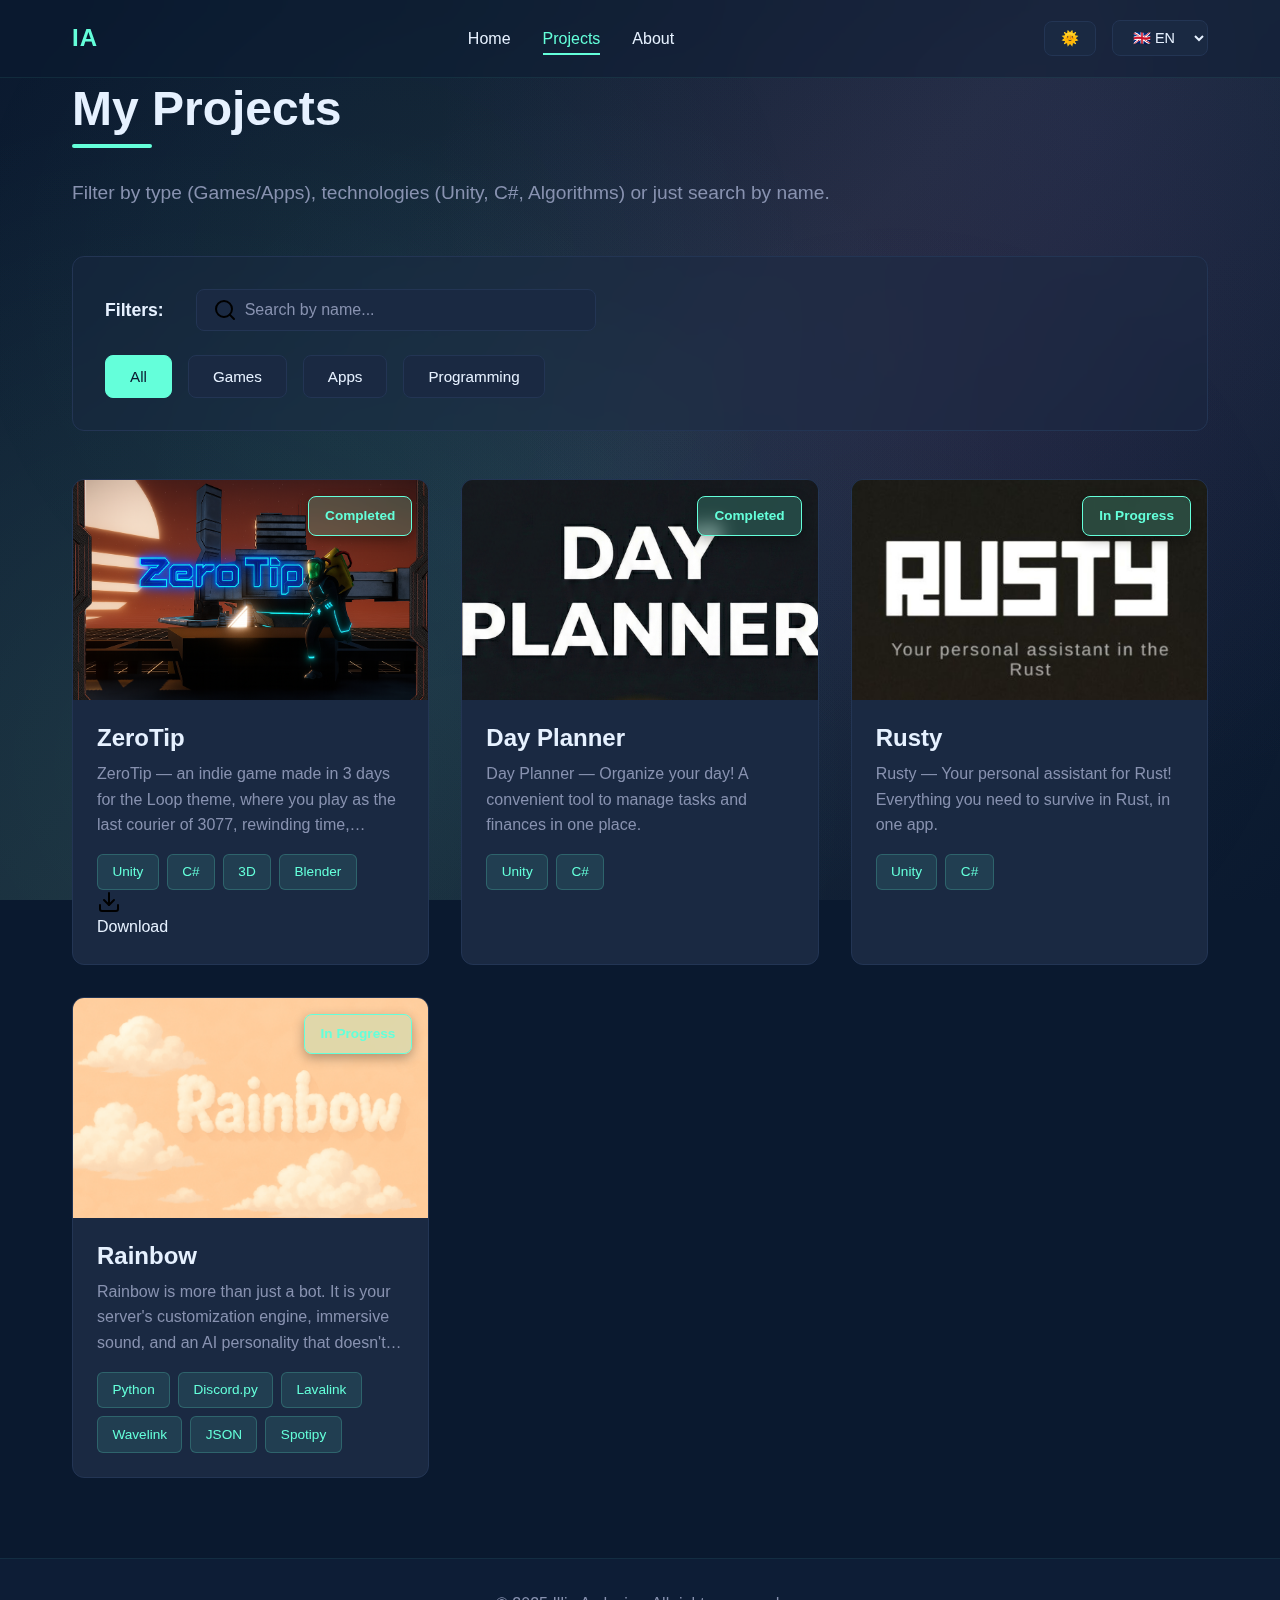
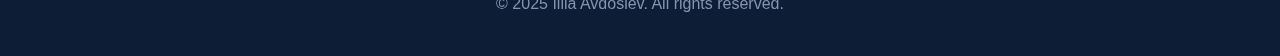
<file: project-details.html>
<!DOCTYPE html>
<html lang="uk">

<head>
    <meta charset="UTF-8">
    <meta http-equiv="Content-Type" content="text/html; charset=UTF-8">
    <meta name="viewport" content="width=device-width, initial-scale=1.0">
    <title>Деталі проєкту - Ілля Авдосьєв</title>
    
    <link rel="stylesheet" href="css/main.css">
    <link rel="stylesheet" href="css/themes.css">
    <link rel="stylesheet" href="css/animations.css">
    <link rel="stylesheet" href="css/project-details.css">
</head>

<body data-theme="dark">
    <header>
        <nav>
            <a href="index.html" class="logo">IA</a>
            <ul class="nav-links">
                <li><a href="index.html" data-i18n="nav.home">Головна</a></li>
                <li><a href="projects.html" data-i18n="nav.projects">Проєкти</a></li>
                <li><a href="about.html" data-i18n="nav.about">Про мене</a></li>
            </ul>
            <div class="controls">
                <button class="theme-toggle" onclick="toggleTheme()">
                    <span id="theme-icon">🌞</span>
                </button>
                <select class="lang-switch" onchange="changeLanguage(this.value)">
                    <option value="uk">🇺🇦 UA</option>
                    <option value="en">🇬🇧 EN</option>
                    <option value="pl">🇵🇱 PL</option>
                    <option value="de">🇩🇪 DE</option>
                </select>
            </div>
        </nav>
    </header>

    <main>
        <div class="container" id="project-content">
            <div class="loading">⏳ Завантаження...</div>
        </div>
    </main>

    <div id="imageModal" class="modal" onclick="closeModal()">
        <span class="modal-close" onclick="closeModal()">✕</span>
        <img id="modalImage" src="" alt="" onclick="event.stopPropagation()">
    </div>

    <footer>
        <p>&copy; 2025 <span id="footer-name">Ілля Авдосьєв</span>. <span data-i18n="footer.rights">Усі права захищено.</span></p>
    </footer>

    <script src="js/i18n.js"></script>
    <script src="js/theme.js"></script>
    <script>
        const DEFAULT_PROJECTS = { projects: [] };

        async function loadProjectDetails() {
            const urlParams = new URLSearchParams(window.location.search);
            const projectId = parseInt(urlParams.get('id'));
            const currentLang = (typeof getCurrentLanguage === 'function') ? getCurrentLanguage() : 'uk';

            if (!projectId) {
                window.location.href = 'projects.html';
                return;
            }

            try {
                const response = await fetch('data/projects.json');
                const projectsData = response.ok ? await response.json() : DEFAULT_PROJECTS;
                const project = projectsData.projects.find(p => p.id === projectId);

                if (!project) {
                    document.getElementById('project-content').innerHTML = `
                        <div class="loading">
                            <h2>Проєкт не знайдено</h2>
                            <a href="projects.html" class="btn btn-primary">← Назад до проєктів</a>
                        </div>
                    `;
                    return;
                }

                renderProject(project, currentLang);
            } catch (error) {
                console.error('Error loading project:', error);
                document.getElementById('project-content').innerHTML = `<h2>Помилка завантаження</h2>`;
            }
        }

        function renderProject(project, lang) {
            const container = document.getElementById('project-content');
            const allMedia = [];

            // Спочатку відео, потім галерея
            if (project.videos) project.videos.forEach(v => allMedia.push({ type: 'video', url: v }));
            if (project.gallery) project.gallery.forEach(img => allMedia.push({ type: 'image', url: img }));

            window.projectMedia = allMedia;
            const mainImage = project.mainImage || project.image;

            container.innerHTML = `
                <a href="projects.html" class="back-button">
                    <span data-i18n="projectDetails.backToProjects">← Назад до проєктів</span>
                </a>
                
                <div class="project-header">
                    <h1 class="project-title">
                        ${project.emoji || '📁'} ${project.title[lang] || project.title.uk}
                        ${project.status ? `<span class="project-status">${project.status}</span>` : ''}
                    </h1>
                </div>

                <div class="steam-layout">
                    <div class="media-column">
                        <div class="main-media" id="main-media">
                            ${renderMainMedia(allMedia[0])}
                        </div>
                        
                        ${allMedia.length > 1 ? `
                            <div class="thumbnails">
                                ${allMedia.map((m, i) => `
                                    <div class="thumbnail ${i === 0 ? 'active' : ''}" onclick="switchMedia(${i})">
                                        <img src="${m.type === 'image' ? m.url : `https://img.youtube.com/vi/${extractYouTubeID(m.url)}/mqdefault.jpg`}">
                                    </div>
                                `).join('')}
                            </div>
                        ` : ''}
                    </div>

                    <div class="info-column">
                        ${mainImage ? `<div class="main-title-image"><img src="${mainImage}" style="width:100%; border-radius:4px;"></div>` : ''}
                        
                        <div class="short-description">
                            ${project.shortDescription ? (project.shortDescription[lang] || project.shortDescription.uk) : ''}
                        </div>

                        <div class="project-tags">
                            ${project.technologies.map(tech => `<span class="tag">${tech}</span>`).join('')}
                        </div>

                        <div class="project-links" style="display: flex; gap: 0.5rem; margin-top:1rem;">
                            ${project.github ? `<a href="${project.github}" class="btn btn-primary" target="_blank">💻 GitHub</a>` : ''}
                            ${project.download ? `<a href="${project.download}" class="btn btn-secondary" target="_blank">⬇️ Download</a>` : ''}
                        </div>
                    </div>
                </div>

                <div style="margin: 3rem 0;">
                    <h2 class="section-title">
                        <span data-i18n="projectDetails.detailedDescription">📄 Детальний опис</span>
                    </h2>
                    <div class="project-description">${formatDescription(project.description[lang] || project.description.uk)}</div>
                </div>

               ${project.features && project.features.length > 0 ? `
                    <div class="features-section">
                        <h2 class="section-title">
                            <span data-i18n="projectDetails.features">✨ Особливості</span>
                        </h2>
                        <ul class="features-list">
                            ${project.features.map(f => `
                                <li class="feature-item">
                                    <div class="feature-icon">${f.icon || '✔'}</div>
                                    <div class="feature-content">
                                        <h3>${f.title[lang] || f.title.uk}</h3>
                                        <p>${f.description[lang] || f.description.uk}</p>
                                    </div>
                                </li>
                            `).join('')}
                        </ul>
                    </div>
                ` : ''}
            `;
            
            // ✅ КРИТИЧНО: Переклад після рендеру
            translatePage();
        }

        function formatDescription(text) {
            if (!text) return '';
            let lines = text.split('\n');
            let html = '';
            let inList = false;

            lines.forEach(line => {
                line = line.trim();
                if (!line) {
                    if (inList) { html += '</ul>'; inList = false; }
                    html += '<br>'; return;
                }

                if (line.startsWith('* ') || line.startsWith('- ')) {
                    if (!inList) { html += '<ul>'; inList = true; }
                    html += '<li>' + line.substring(2) + '</li>';
                } else {
                    if (inList) { html += '</ul>'; inList = false; }
                    line = line.replace(/\*\*(.*?):\*\*/g, '<strong>$1:</strong>');
                    html += '<p>' + line + '</p>';
                }
            });
            if (inList) html += '</ul>';
            return html;
        }

        function renderMainMedia(media) {
            if (!media) return '<div class="image-placeholder">📁</div>';
            if (media.type === 'image') return `<img src="${media.url}" onclick="openModal('${media.url}')">`;
            return `<iframe src="${media.url}" frameborder="0" allowfullscreen></iframe>`;
        }

        function switchMedia(index) {
            const mainMedia = document.getElementById('main-media');
            const thumbs = document.querySelectorAll('.thumbnail');
            thumbs.forEach((t, i) => t.classList.toggle('active', i === index));
            mainMedia.innerHTML = renderMainMedia(window.projectMedia[index]);
        }

        function extractYouTubeID(url) {
            const match = url.match(/embed\/([^?]+)/);
            return match ? match[1] : '';
        }

        function openModal(src) {
            const modal = document.getElementById('imageModal');
            document.getElementById('modalImage').src = src;
            modal.classList.add('active');
            document.body.style.overflow = 'hidden';
        }

        function closeModal() {
            document.getElementById('imageModal').classList.remove('active');
            document.body.style.overflow = 'auto';
        }

        window.addEventListener('DOMContentLoaded', loadProjectDetails);
        document.addEventListener('keydown', (e) => { if (e.key === 'Escape') closeModal(); });
    </script>
</body>
</html>
</file>
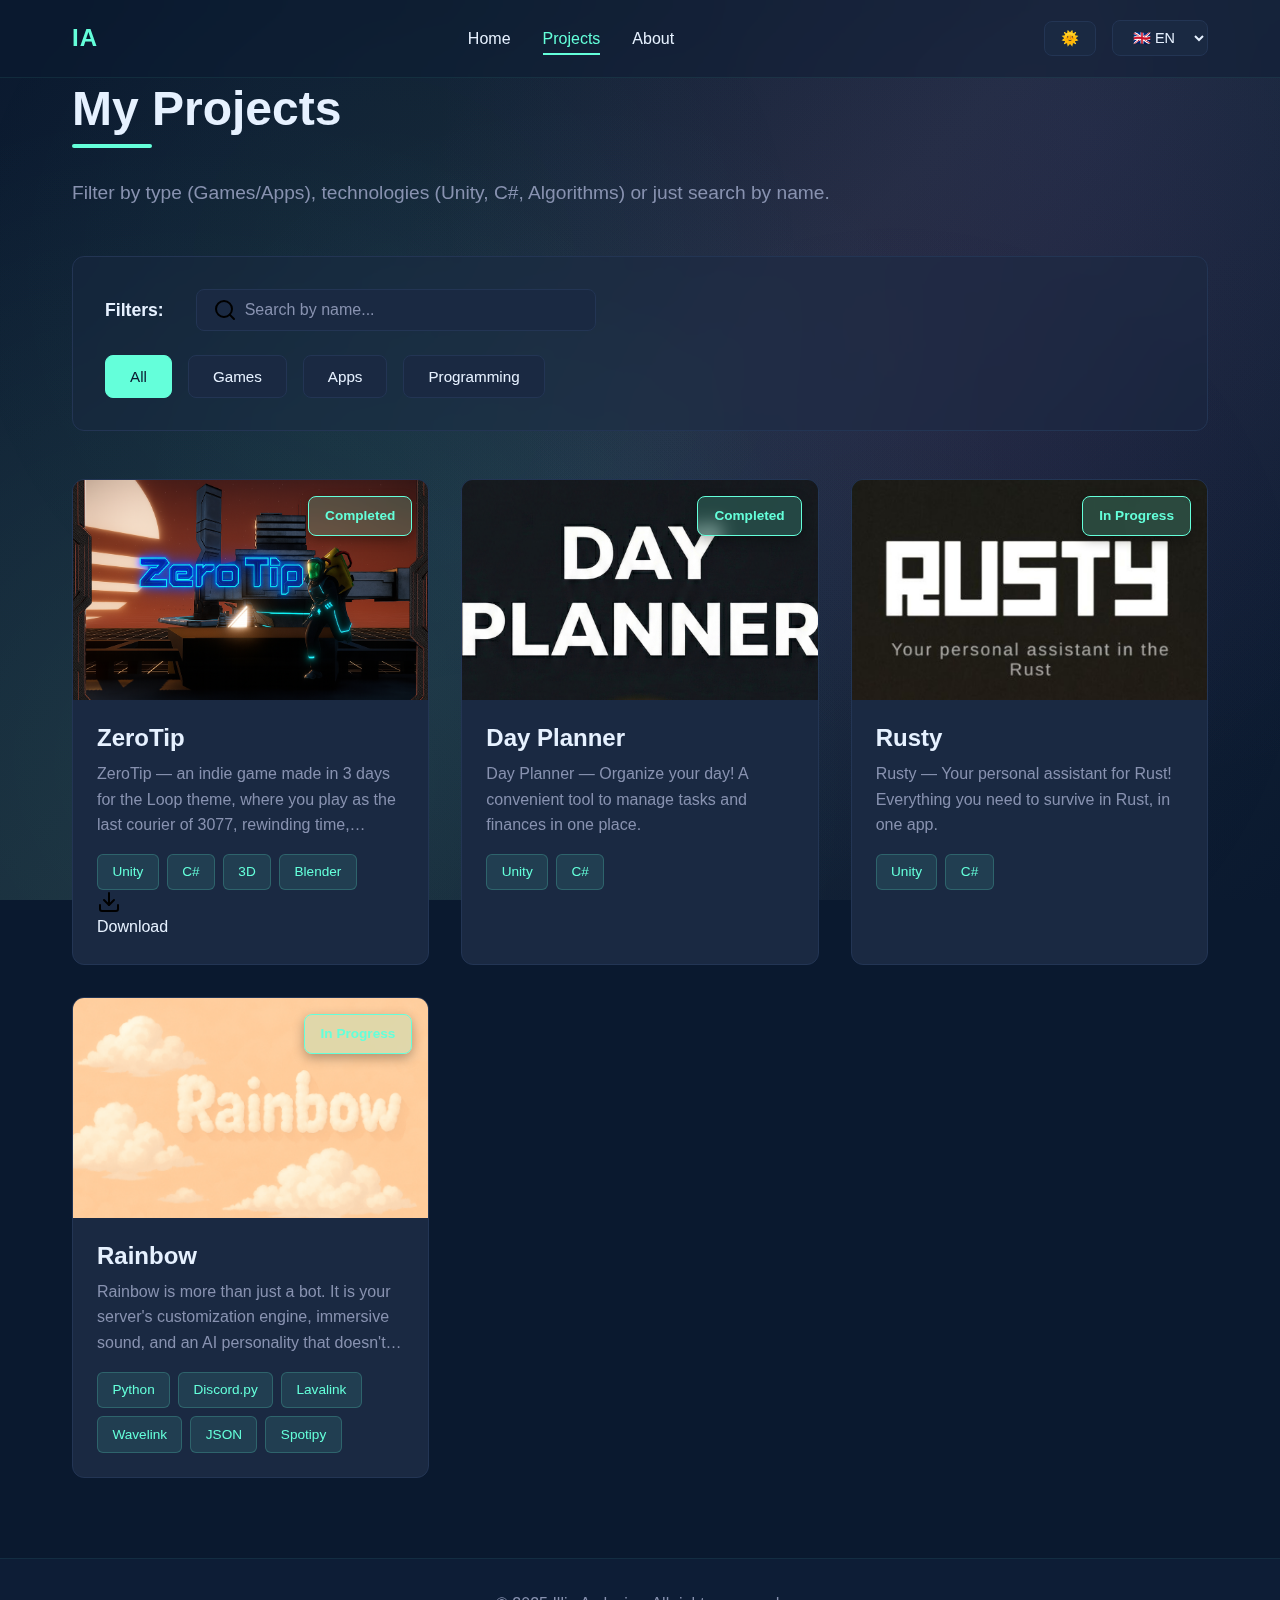
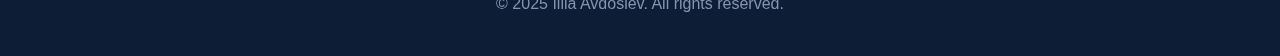
<file: projects.html>
<!DOCTYPE html>
<html lang="uk">

<head>
    <meta charset="UTF-8">
    <meta http-equiv="Content-Type" content="text/html; charset=UTF-8">
    <meta name="viewport" content="width=device-width, initial-scale=1.0">
    <title>Мої проєкти - Ілля Авдосьєв</title>
    
    <!-- CSS Files -->
    <link rel="stylesheet" href="css/main.css">
    <link rel="stylesheet" href="css/themes.css">
    <link rel="stylesheet" href="css/animations.css">
</head>

<body data-theme="dark">
    <header>
        <nav>
            <a href="index.html" class="logo">IA</a>
            <ul class="nav-links">
                <li><a href="index.html" data-i18n="nav.home">Головна</a></li>
                <li><a href="projects.html" class="active" data-i18n="nav.projects">Проєкти</a></li>
                <li><a href="about.html" data-i18n="nav.about">Про мене</a></li>
            </ul>
            <div class="controls">
                <button class="theme-toggle" id="theme-toggle">
                    <span id="theme-icon">🌞</span>
                </button>
                <select class="lang-switch" id="lang-switch">
                    <option value="uk">🇺🇦 UA</option>
                    <option value="en" selected>🇬🇧 EN</option>
                    <option value="pl">🇵🇱 PL</option>
                    <option value="de">🇩🇪 DE</option>
                </select>
            </div>
        </nav>
    </header>

    <main>
        <div class="container">
            <div class="page-header">
                <h1 class="page-title" data-i18n="projectsPage.title">Мої проєкти</h1>
                <p class="page-subtitle" data-i18n="projectsPage.subtitle">Фільтруй за типом (Ігри/Застосунки),
                    технологіями (Unity, C#, Алгоритми) або просто шукай за назвою.</p>
            </div>

            <div class="filters">
                <div class="filters-header">
                    <span class="filter-label" data-i18n="projectsPage.filters">Фільтри:</span>
                    <div class="search-box">
                        <img src="images/icons/search.svg" alt="Search" class="search-icon">
                        <input type="text" id="search-input" data-i18n-placeholder="projectsPage.search"
                            placeholder="Пошук за назвою...">
                    </div>
                </div>
                <div class="filter-buttons" id="filter-buttons">
                    <button class="filter-btn active" data-filter="all" data-i18n="projectsPage.all">Всі</button>
                    <button class="filter-btn" data-filter="games" data-i18n="projectsPage.games">Ігри</button>
                    <button class="filter-btn" data-filter="apps" data-i18n="projectsPage.apps">Застосунки</button>
                    <button class="filter-btn" data-filter="programming" data-i18n="projectsPage.programming">Програмування</button>
                </div>
            </div>

            <div class="projects-grid" id="projects-grid"></div>
        </div>
    </main>

    <footer>
        <p>&copy; 2025 <span id="footer-name">Ілля Авдосьєв</span>. <span data-i18n="footer.rights">Усі права
                захищено.</span></p>
    </footer>

    <!-- JavaScript -->
    <script src="js/i18n.js"></script>
    <script src="js/theme.js"></script>
    <script>
        // Default data
        const DEFAULT_PROJECTS = {
            projects: []
        };

        const DEFAULT_PROFILE = {
            profile: {
                name: { uk: "Ілля Авдосьєв", en: "Illia Avdosiev" }
            }
        };

        let currentFilter = 'all';
        let currentSearch = '';
        let allProjects = [];

        // Завантаження проєктів з JSON
        async function loadProjectsData() {
            try {
                const response = await fetch('data/projects.json');
                if (response.ok) {
                    const data = await response.json();
                    return data;
                }
            } catch (error) {
            }

            return DEFAULT_PROJECTS;
        }

        // Рендеринг проєктів
        async function renderProjects() {
            const container = document.getElementById('projects-grid');
            const currentLang = getCurrentLanguage();

            const projectsData = await loadProjectsData();
            allProjects = projectsData.projects || [];

            if (allProjects.length === 0) {
                container.innerHTML = `
                    <div class="no-results">
                        <div class="no-results-icon"><img src="images/icons/folder.svg" alt="No projects"></div>
                        <h3 data-i18n="projectsPage.noProjects">${t('projectsPage.noProjects')}</h3>
                        <p>Проєкти скоро з'являться. Додайте їх через адмін-панель локально та експортуйте JSON файли.</p>
                    </div>
                `;
                return;
            }

            let filteredProjects = allProjects;

            // Фільтр по категорії
            if (currentFilter !== 'all') {
                filteredProjects = filteredProjects.filter(p => p.category === currentFilter);
            }

            // Фільтр по пошуку
            if (currentSearch) {
                filteredProjects = filteredProjects.filter(p =>
                    (p.title[currentLang] || p.title.uk).toLowerCase().includes(currentSearch.toLowerCase()) ||
                    (p.description[currentLang] || p.description.uk).toLowerCase().includes(currentSearch.toLowerCase()) ||
                    p.technologies.some(tech => tech.toLowerCase().includes(currentSearch.toLowerCase()))
                );
            }

            if (filteredProjects.length === 0) {
                container.innerHTML = `
                    <div class="no-results">
                        <div class="no-results-icon"><img src="images/icons/search.svg" alt="No results"></div>
                        <h3 data-i18n="projectsPage.noResults">${t('projectsPage.noResults')}</h3>
                        <p data-i18n="projectsPage.noResultsText">${t('projectsPage.noResultsText')}</p>
                    </div>
                `;
                return;
            }

            container.innerHTML = filteredProjects.map(project => `
                <div class="project-card" data-project-id="${project.id}" style="cursor: pointer;">
                    <div class="project-image">
                        ${project.mainImage ?
                            `<img src="${project.mainImage}" alt="${project.title[currentLang] || project.title.uk}" loading="lazy">` :
                            `<div class="project-image-placeholder"><img src="images/icons/${project.icon || 'folder'}.svg" alt="Project icon"></div>`
                        }
                        ${project.status ? `<div class="project-status">${t('common.' + project.status)}</div>` : ''}
                    </div>
                    <div class="project-content">
                        <h3 class="project-title">${project.title[currentLang] || project.title.uk}</h3>
                        <p class="project-description">${project.shortDescription ? (project.shortDescription[currentLang] || project.shortDescription.uk) : ''}</p>
                        <div class="project-tags">
                            ${project.technologies.map(tech => `<span class="tag">${tech}</span>`).join('')}
                        </div>
                        ${project.github || project.download ? `
                            <div class="project-links">
                                ${project.github ? `<a href="${project.github}" class="project-link" target="_blank"><img src="images/icons/github.svg" class="link-icon" alt="GitHub"> <span data-i18n="projectsPage.github">${t('projectsPage.github')}</span></a>` : ''}
                                ${project.download ? `<a href="${project.download}" class="project-link" target="_blank"><img src="images/icons/download.svg" class="link-icon" alt="Download"> Download</a>` : ''}
                            </div>
                        ` : ''}
                    </div>
                </div>
            `).join('');

            addEventListenersToCards();
        }

        // Встановити фільтр

        // Фільтрувати проєкти за пошуком
        function filterProjects() {
            currentSearch = document.getElementById('search-input').value;
            renderProjects();
        }

        function addEventListenersToCards() {
            document.querySelectorAll('.project-card').forEach(card => {
                card.addEventListener('click', (e) => {
                    // Не переходити, якщо клікнули на посилання всередині картки
                    if (e.target.closest('.project-link')) {
                        return;
                    }
                    window.location.href = `project-details.html?id=${card.dataset.projectId}`;
                });
            });
        }

        function setupFilters() {
            const filterButtons = document.getElementById('filter-buttons');
            filterButtons.addEventListener('click', (e) => {
                if (e.target.classList.contains('filter-btn')) {
                    currentFilter = e.target.dataset.filter;
                    document.querySelectorAll('.filter-btn').forEach(btn => btn.classList.remove('active'));
                    e.target.classList.add('active');
                    renderProjects();
                }
            });
        }

        // Завантаження імені профілю
        async function loadProfileName() {
            try {
                const response = await fetch('data/about.json');
                const aboutData = response.ok ? await response.json() : DEFAULT_PROFILE;
                
                if (aboutData && aboutData.profile) {
                    const currentLang = getCurrentLanguage();
                    const name = aboutData.profile.name[currentLang] || aboutData.profile.name.uk;
                    document.getElementById('footer-name').textContent = name;
                }
            } catch (error) {
            }
        }

        // Ініціалізація
        window.addEventListener('DOMContentLoaded', () => {
            renderProjects();
            loadProfileName();
            setupFilters();

            // Обробники подій для контролів
            document.getElementById('theme-toggle').addEventListener('click', toggleTheme);
            document.getElementById('lang-switch').addEventListener('change', (e) => changeLanguage(e.target.value));
            document.getElementById('search-input').addEventListener('input', filterProjects);
        });
    </script>
</body>

</html>
</file>
<file: css/themes.css>
/* ============================================================================
   THEMES.CSS - Світла та темна теми
   
   Зміст:
   1. Світла тема (перевизначення змінних)
   2. Специфічні стилі для світлої теми
   3. Перехід між темами
   ============================================================================ */


/* ============================================================================
   1. СВІТЛА ТЕМА - Перевизначення CSS змінних
   ============================================================================ */

[data-theme="light"] {
    /* Кольори */
    --bg-primary: #f8f9fa;
    --bg-secondary: #ffffff;
    --bg-card: #ffffff;
    --text-primary: #1a202c;
    --text-secondary: #4a5568;
    --accent: #0ea5e9;
    --accent-hover: #0284c7;
    --border: #e2e8f0;
    
    /* Тіні для світлої теми (м'якші) */
    --shadow-sm: 0 1px 3px rgba(0, 0, 0, 0.12);
    --shadow-md: 0 4px 6px rgba(0, 0, 0, 0.1);
    --shadow-lg: 0 10px 15px rgba(0, 0, 0, 0.1);
    --shadow-xl: 0 20px 25px rgba(0, 0, 0, 0.1);
}


/* ============================================================================
   2. СПЕЦИФІЧНІ СТИЛІ ДЛЯ СВІТЛОЇ ТЕМИ
   ============================================================================ */

/* Header */
[data-theme="light"] header {
    background: rgba(255, 255, 255, 0.4);
    border-bottom: 1px solid rgba(14, 165, 233, 0.08);
}

/* Секції з фоном */
[data-theme="light"] .featured-preview,
[data-theme="light"] .page-section,
[data-theme="light"] .filters,
[data-theme="light"] .skills-section,
[data-theme="light"] .goals-section,
[data-theme="light"] .contact-section {
    background: rgba(255, 255, 255, 0.4);
}

/* Footer */
[data-theme="light"] footer {
    background: rgba(255, 255, 255, 0.4);
    border-top: 1px solid rgba(14, 165, 233, 0.08);
}

/* Статус проекту для світлої теми */
[data-theme="light"] .project-status {
    background: rgba(14, 165, 233, 0.2);
    color: var(--accent);
    border: 1px solid var(--accent);
}

/* Timeline точка для світлої теми */
[data-theme="light"] .timeline-item::before {
    border-color: var(--bg-primary);
}


/* ============================================================================
   3. ПЛАВНИЙ ПЕРЕХІД МІЖ ТЕМАМИ
   ============================================================================ */

/* Всі елементи, що змінюють колір при зміні теми */
body,
header,
footer,
.featured-preview,
.page-section,
.filters,
.skills-section,
.goals-section,
.contact-section,
.project-card,
.skill-category,
.timeline-content,
.goal-item,
.contact-link,
.theme-toggle,
.lang-switch,
.filter-btn,
.search-box,
.project-status {
    transition: background-color 0.3s ease,
                color 0.3s ease,
                border-color 0.3s ease;
}
</file>
<file: css/animations.css>
/* ============================================================================
   ANIMATIONS.CSS - Анімації та градієнтні фони
   
   Зміст:
   1. Анімований градієнтний фон
   2. Fade-in анімації
   3. Інші анімації
   ============================================================================ */


/* ============================================================================
   1. АНІМОВАНИЙ ГРАДІЄНТНИЙ ФОН
   ============================================================================ */

/* Головний анімований фон */
body::before {
    content: '';
    position: fixed;
    top: 0;
    left: 0;
    width: 100%;
    height: 100%;
    z-index: -2;
    transition: all 0.8s ease;
}

/* Темна тема - дуже повільний переливний градієнт */
body[data-theme="dark"]::before {
    background: 
        radial-gradient(circle at 15% 85%, rgba(100, 255, 218, 0.08) 0%, transparent 50%), 
        radial-gradient(circle at 85% 15%, rgba(139, 92, 246, 0.07) 0%, transparent 50%), 
        radial-gradient(circle at 45% 60%, rgba(56, 189, 248, 0.06) 0%, transparent 50%), 
        radial-gradient(circle at 70% 40%, rgba(236, 72, 153, 0.05) 0%, transparent 50%),
        linear-gradient(135deg, #0a192f 0%, #1a2a3a 50%, #0a192f 100%);
    animation: subtleGradient 25s ease-in-out infinite;
}

/* Світла тема - дуже повільний переливний градієнт */
body[data-theme="light"]::before {
    background: 
        radial-gradient(circle at 15% 85%, rgba(14, 165, 233, 0.04) 0%, transparent 50%), 
        radial-gradient(circle at 85% 15%, rgba(168, 85, 247, 0.03) 0%, transparent 50%), 
        radial-gradient(circle at 45% 60%, rgba(52, 211, 153, 0.03) 0%, transparent 50%), 
        radial-gradient(circle at 70% 40%, rgba(236, 72, 153, 0.025) 0%, transparent 50%),
        linear-gradient(135deg, #f8f9fa 0%, #e5e7eb 50%, #f8f9fa 100%);
    animation: subtleGradientLight 25s ease-in-out infinite;
}

/* Анімація градієнта для темної теми */
@keyframes subtleGradient {
    0%, 100% {
        filter: brightness(0.95) saturate(1.1) hue-rotate(0deg);
    }
    50% {
        filter: brightness(1.02) saturate(1.15) hue-rotate(8deg);
    }
}

/* Анімація градієнта для світлої теми */
@keyframes subtleGradientLight {
    0%, 100% {
        filter: brightness(1.0) saturate(1.05) hue-rotate(0deg);
    }
    50% {
        filter: brightness(1.02) saturate(1.08) hue-rotate(5deg);
    }
}


/* Додатковий шар плаваючих ефектів */
body::after {
    content: '';
    position: fixed;
    top: 0;
    left: 0;
    width: 100%;
    height: 100%;
    z-index: -1;
    pointer-events: none;
    opacity: 0;
    transition: opacity 0.8s ease;
}

/* Плаваючі фігури для темної теми */
body[data-theme="dark"]::after {
    background: 
        radial-gradient(circle at 30% 30%, rgba(100, 255, 218, 0.03) 0%, transparent 40%),
        radial-gradient(circle at 70% 70%, rgba(139, 92, 246, 0.025) 0%, transparent 40%);
    animation: floatShapesSubtle 25s ease-in-out infinite;
    opacity: 1;
}

/* Плаваючі фігури для світлої теми */
body[data-theme="light"]::after {
    background: 
        radial-gradient(circle at 30% 30%, rgba(14, 165, 233, 0.02) 0%, transparent 40%),
        radial-gradient(circle at 70% 70%, rgba(168, 85, 247, 0.015) 0%, transparent 40%);
    animation: floatShapesSubtle 25s ease-in-out infinite;
    opacity: 1;
}

/* Дуже повільна анімація плавання фігур */
@keyframes floatShapesSubtle {
    0%, 100% {
        transform: translate(0, 0) scale(1);
    }
    25% {
        transform: translate(10px, -15px) scale(1.03);
    }
    50% {
        transform: translate(-10px, 15px) scale(0.97);
    }
    75% {
        transform: translate(15px, 10px) scale(1.02);
    }
}


/* ============================================================================
   2. FADE-IN АНІМАЦІЇ (Поява елементів знизу вгору)
   ============================================================================ */

/* Основна fade-in анімація */
@keyframes fadeInUp {
    from {
        opacity: 0;
        transform: translateY(30px);
    }
    to {
        opacity: 1;
        transform: translateY(0);
    }
}

/* Застосування до різних елементів */
.hero-content {
    animation: fadeInUp 1s ease-out;
}

.hero-label {
    animation: fadeInUp 1s ease-out 0.2s both;
}

.hero h1 {
    animation: fadeInUp 1s ease-out 0.4s both;
}

.hero p {
    animation: fadeInUp 1s ease-out 0.6s both;
}

.hero-buttons {
    animation: fadeInUp 1s ease-out 0.8s both;
}

.page-header {
    animation: fadeInUp 0.6s ease-out;
}

.about-section {
    animation: fadeInUp 0.6s ease-out;
}

.avatar-container {
    animation: fadeInUp 0.6s ease-out 0.2s both;
}

.skills-section {
    animation: fadeInUp 0.6s ease-out 0.4s both;
}

.goals-section {
    animation: fadeInUp 0.6s ease-out 0.7s both;
}

.contact-section {
    animation: fadeInUp 0.6s ease-out 0.8s both;
}

/* Картки проектів з'являються почергово */
.project-card:nth-child(1) {
    animation: fadeInUp 0.6s ease-out;
}

.project-card:nth-child(2) {
    animation: fadeInUp 0.6s ease-out 0.1s both;
}

.project-card:nth-child(3) {
    animation: fadeInUp 0.6s ease-out 0.2s both;
}

.project-card:nth-child(4) {
    animation: fadeInUp 0.6s ease-out 0.3s both;
}

.project-card:nth-child(5) {
    animation: fadeInUp 0.6s ease-out 0.4s both;
}

.project-card:nth-child(6) {
    animation: fadeInUp 0.6s ease-out 0.5s both;
}


/* ============================================================================
   3. ІНШІ АНІМАЦІЇ
   ============================================================================ */

/* Анімація підкреслення посилань */
.nav-links a::after {
    transition: width 0.3s ease;
}

/* Плавне масштабування картинок при ховері */
.project-card:hover .project-image img {
    transform: scale(1.1);
    transition: transform 0.3s ease;
}

/* Обертання хрестика закриття модалки */
.modal-close:hover {
    transform: rotate(90deg);
}

/* Анімація slide down для алертів */
@keyframes slideDown {
    from {
        opacity: 0;
        transform: translateY(-10px);
    }
    to {
        opacity: 1;
        transform: translateY(0);
    }
}

.alert {
    animation: slideDown 0.3s ease;
}

/* Пульсація кнопок */
.btn::before {
    transition: width 0.6s, height 0.6s;
}

/* Hover ефекти */
.logo:hover {
    transform: scale(1.05);
    transition: transform 0.3s ease;
}

.skill-category:hover {
    transform: translateY(-5px);
}

.goal-item:hover {
    transform: translateX(10px);
}

.timeline-content:hover {
    transform: translateX(5px);
}

.contact-link:hover {
    transform: translateY(-3px);
}

.filter-btn:hover {
    transform: translateY(-2px);
}


/* ============================================================================
   4. ВИМКНЕННЯ АНІМАЦІЙ ДЛЯ КОРИСТУВАЧІВ З PREFERENCE
   ============================================================================ */

/* Якщо користувач вимкнув анімації в системі */
@media (prefers-reduced-motion: reduce) {
    *,
    *::before,
    *::after {
        animation-duration: 0.01ms !important;
        animation-iteration-count: 1 !important;
        transition-duration: 0.01ms !important;
    }
    
    /* Вимикаємо фонові анімації */
    body::before,
    body::after {
        animation: none !important;
    }
}
</file>
<file: css/project-details.css>
/* =========================================
   PROJECT DETAILS - УЛЬТРА ФІНАЛЬНА ВЕРСІЯ
   Підтримка вертикальних і горизонтальних зображень
   ========================================= */

/* Кнопка повернення */
.back-button {
    display: inline-flex;
    align-items: center;
    gap: 0.5rem;
    color: var(--accent);
    text-decoration: none;
    font-weight: 500;
    margin-bottom: 2rem;
    transition: var(--transition);
}

.back-button:hover {
    transform: translateX(-5px);
}

/* Заголовок */
.project-header {
    margin-bottom: 3rem;
}

.project-title {
    font-size: 3rem;
    margin-bottom: 1rem;
    display: flex;
    align-items: center;
    gap: 1rem;
    flex-wrap: wrap;
}

/* Мета інформація */
.project-meta {
    display: flex;
    gap: 2rem;
    flex-wrap: wrap;
    margin-bottom: 2rem;
}

.project-links {
    display: flex;
    gap: 1rem;
    flex-wrap: wrap;
}

/* Опис */
.project-description {
    font-size: 1.2rem;
    color: var(--text-secondary);
    line-height: 1.8;
    margin-bottom: 3rem;
}

.project-description p {
    margin-bottom: 1rem;
}

.project-description strong {
    color: var(--accent);
    font-weight: 600;
}

.project-description ul {
    margin-left: 2rem;
    margin-bottom: 1rem;
}

.project-description li {
    margin-bottom: 0.5rem;
}

/* Секції */
.gallery-section,
.video-section,
.features-section {
    margin-bottom: 3rem;
}

/* =========================================
   STEAM LAYOUT
   ========================================= */

.steam-layout {
    display: grid;
    grid-template-columns: 2fr 1fr;
    gap: 1.5rem;
    margin-bottom: 2rem;
    max-width: 1400px;
}

/* Ліва колонка */
.media-column {
    display: flex;
    flex-direction: column;
    gap: 0.75rem;
}

/* ✅ MAIN MEDIA - ПІДТРИМКА ВЕРТИКАЛЬНИХ І ГОРИЗОНТАЛЬНИХ ЗОБРАЖЕНЬ */
.main-media {
    width: 100%;
    min-height: 450px;
    max-height: 600px;
    background: var(--bg-card);
    border-radius: 8px;
    overflow: hidden;
    border: 1px solid var(--border);
    position: relative;
    display: flex;
    align-items: center;
    justify-content: center;
}

/* ✅ КРИТИЧНО: object-fit contain щоб НЕ обрізати вертикальні зображення */
.main-media img {
    max-width: 100%;
    max-height: 100%;
    width: auto; /* ✅ ДОЗВОЛЯЄ ВЕРТИКАЛЬНИМ БУТИ ВУЖЧИМИ */
    height: auto;
    object-fit: contain; /* ✅ Зберігає пропорції БЕЗ обрізання */
    display: block;
}

.main-media iframe {
    width: 100%;
    height: 100%;
    border: none;
}

/* ✅ THUMBNAILS - ТІЛЬКИ 5 ВИДИМИХ */
.thumbnails {
    display: flex;
    gap: 0.5rem;
    overflow-x: auto;
    overflow-y: hidden;
    scroll-behavior: smooth;
    padding-bottom: 0.5rem;
}

.thumbnail {
    min-width: calc((100% - 2rem) / 5);
    max-width: calc((100% - 2rem) / 5);
    aspect-ratio: 16/9;
    background: var(--bg-card);
    border-radius: 6px;
    overflow: hidden;
    cursor: pointer;
    transition: var(--transition);
    border: 2px solid var(--border);
    position: relative;
    flex-shrink: 0;
}

.thumbnails::-webkit-scrollbar {
    height: 6px;
}

.thumbnails::-webkit-scrollbar-track {
    background: var(--bg-secondary);
    border-radius: 4px;
}

.thumbnails::-webkit-scrollbar-thumb {
    background: var(--accent);
    border-radius: 4px;
}

.thumbnail:hover {
    border-color: var(--accent);
    transform: scale(1.05);
}

.thumbnail.active {
    border-color: var(--accent);
    box-shadow: 0 0 10px rgba(100, 255, 218, 0.3);
}

.thumbnail img {
    width: 100%;
    height: 100%;
    object-fit: cover;
    display: block;
}

/* Іконка відео */
.thumbnail.video::after {
    content: '▶';
    position: absolute;
    top: 50%;
    left: 50%;
    transform: translate(-50%, -50%);
    font-size: 1rem;
    color: white;
    background: rgba(0, 0, 0, 0.7);
    width: 30px;
    height: 30px;
    display: flex;
    align-items: center;
    justify-content: center;
    border-radius: 50%;
}

/* Права колонка */
.info-column {
    display: flex;
    flex-direction: column;
    gap: 1rem;
}

.main-title-image {
    width: 100%;
    max-height: 220px;
    border-radius: 8px;
    overflow: hidden;
    background: var(--bg-card);
    border: 1px solid var(--border);
}

.main-title-image img {
    width: 100%;
    height: 100%;
    object-fit: cover;
    display: block;
}

/* Короткий опис */
.short-description {
    background: var(--bg-secondary);
    padding: 1.2rem;
    border-radius: 8px;
    border: 1px solid var(--border);
    font-size: 0.95rem;
    line-height: 1.6;
    color: var(--text-secondary);
    max-height: 200px;
    overflow-y: auto;
}

.short-description::-webkit-scrollbar {
    width: 6px;
}

.short-description::-webkit-scrollbar-track {
    background: var(--bg-card);
    border-radius: 4px;
}

.short-description::-webkit-scrollbar-thumb {
    background: var(--accent);
    border-radius: 4px;
}

/* Плейсхолдер */
.image-placeholder {
    width: 100%;
    height: 100%;
    display: flex;
    align-items: center;
    justify-content: center;
    font-size: 3rem;
    color: var(--text-secondary);
}

/* =========================================
   СТАРІ СЕКЦІЇ
   ========================================= */

.gallery-grid {
    display: none;
}

.video-section {
    display: none;
}

.video-container {
    position: relative;
    padding-bottom: 56.25%;
    height: 0;
    overflow: hidden;
    border-radius: 12px;
    background: var(--bg-card);
    border: 1px solid var(--border);
}

.video-container iframe {
    position: absolute;
    top: 0;
    left: 0;
    width: 100%;
    height: 100%;
}

/* =========================================
   ОСОБЛИВОСТІ
   ========================================= */

.features-section {
    background: var(--bg-secondary);
    padding: 2rem;
    border-radius: 12px;
    margin-bottom: 3rem;
}

.features-list {
    list-style: none;
    display: grid;
    grid-template-columns: repeat(auto-fit, minmax(300px, 1fr));
    gap: 1.5rem;
}

.feature-item {
    display: flex;
    align-items: flex-start;
    gap: 1rem;
    padding: 1rem;
    background: var(--bg-card);
    border-radius: 8px;
    border: 1px solid var(--border);
}

.feature-icon {
    font-size: 1.5rem;
    min-width: 40px;
    text-align: center;
}

.feature-content h3 {
    color: var(--accent);
    margin-bottom: 0.5rem;
}

.feature-content p {
    color: var(--text-secondary);
}

/* =========================================
   МОДАЛКА
   ========================================= */

.modal {
    display: none;
    position: fixed;
    top: 0;
    left: 0;
    width: 100%;
    height: 100%;
    background: rgba(0, 0, 0, 0.9);
    z-index: 2000;
    align-items: center;
    justify-content: center;
    padding: 2rem;
}

.modal.active {
    display: flex;
}

.modal img {
    max-width: 90%;
    max-height: 90%;
    border-radius: 8px;
    display: block;
}

.modal-close {
    position: absolute;
    top: 2rem;
    right: 2rem;
    color: white;
    font-size: 2rem;
    cursor: pointer;
    background: rgba(255, 255, 255, 0.1);
    width: 50px;
    height: 50px;
    border-radius: 50%;
    display: flex;
    align-items: center;
    justify-content: center;
    transition: var(--transition);
}

.modal-close:hover {
    background: rgba(255, 255, 255, 0.2);
}

/* Loading */
.loading {
    text-align: center;
    padding: 5rem;
    color: var(--text-secondary);
}

/* =========================================
   RESPONSIVE
   ========================================= */

@media (max-width: 1200px) {
    .thumbnail {
        min-width: calc((100% - 1.5rem) / 4);
        max-width: calc((100% - 1.5rem) / 4);
    }
}

@media (max-width: 1024px) {
    .steam-layout {
        grid-template-columns: 1fr;
    }

    .info-column {
        order: -1;
    }
    
    .thumbnail {
        min-width: calc((100% - 1rem) / 3);
        max-width: calc((100% - 1rem) / 3);
    }
    
    .main-media {
        min-height: 400px;
    }
}

@media (max-width: 768px) {
    .project-title {
        font-size: 2rem;
        flex-direction: column;
        align-items: flex-start;
    }

    .features-list {
        grid-template-columns: 1fr;
    }

    .main-title-image {
        max-height: 250px;
    }
    
    .thumbnail {
        min-width: calc((100% - 0.5rem) / 2);
        max-width: calc((100% - 0.5rem) / 2);
    }
    
    .main-media {
        min-height: 300px;
        max-height: 400px;
    }
}

@media (max-width: 480px) {
    .steam-layout {
        gap: 1rem;
    }
    
    .main-media {
        min-height: 250px;
    }
}
</file>
<file: css/main.css>
/* ============================================================================
   MAIN.CSS - Основні стилі портфоліо
   
   Зміст:
   1. CSS змінні
   2. Reset стилів
   3. Базові стилі (body, typography)
   4. Header & Navigation
   5. Hero секція
   6. Секції контенту
   7. Картки проектів
   8. Footer
   9. Утиліти
   10. Адаптивність
   ============================================================================ */


/* ============================================================================
   1. CSS ЗМІННІ
   ============================================================================ */

:root {
    /* Кольори - Темна тема (за замовчуванням) */
    --bg-primary: #0a192f;
    --bg-secondary: #112240;
    --bg-card: #1a2942;
    --text-primary: #e6f1ff;
    --text-secondary: #8892b0;
    --accent: #64ffda;
    --accent-hover: #52d4b3;
    --border: #233554;
    
    /* Статуси */
    --success: #10b981;
    --warning: #f59e0b;
    --danger: #ef4444;
    
    /* Переходи */
    --transition: all 0.3s cubic-bezier(0.4, 0, 0.2, 1);
    
    /* Тіні */
    --shadow-sm: 0 2px 4px rgba(0, 0, 0, 0.1);
    --shadow-md: 0 4px 8px rgba(0, 0, 0, 0.15);
    --shadow-lg: 0 10px 25px rgba(0, 0, 0, 0.2);
    --shadow-xl: 0 15px 40px rgba(0, 0, 0, 0.3);
    
    /* Розміри */
    --header-height: 80px;
    --container-max-width: 1200px;
    --border-radius: 12px;
    --border-radius-sm: 8px;
    
    /* Z-index шари */
    --z-modal: 2000;
    --z-header: 1000;
    --z-dropdown: 100;
    --z-content: 1;
    --z-background: -1;
}


/* ============================================================================
   2. RESET СТИЛІВ
   ============================================================================ */

* {
    margin: 0;
    padding: 0;
    box-sizing: border-box;
}

*::before,
*::after {
    box-sizing: border-box;
}

/* Видалення дефолтних стилів списків */
ul, ol {
    list-style: none;
}

/* Видалення дефолтних стилів посилань */
a {
    text-decoration: none;
    color: inherit;
}

/* Кнопки */
button {
    border: none;
    background: none;
    font-family: inherit;
    cursor: pointer;
}

/* Інпути та текстові поля */
input,
textarea,
select {
    font-family: inherit;
    font-size: inherit;
}

/* Зображення */
img {
    max-width: 100%;
    height: auto;
    display: block;
}


/* ============================================================================
   3. БАЗОВІ СТИЛІ
   ============================================================================ */

body {
    font-family: -apple-system, BlinkMacSystemFont, 'Segoe UI', Roboto, 
                 'Helvetica Neue', Arial, sans-serif;
    background-color: var(--bg-primary);
    color: var(--text-primary);
    line-height: 1.6;
    transition: var(--transition);
    overflow-x: hidden;
    position: relative;
    min-height: 100vh;
}

/* Контейнер */
.container {
    max-width: var(--container-max-width);
    margin: 0 auto;
    padding: 0 2rem;
}

/* Типографія */
h1, h2, h3, h4, h5, h6 {
    line-height: 1.2;
    font-weight: 700;
}

h1 {
    font-size: clamp(2rem, 5vw, 3.5rem);
}

h2 {
    font-size: clamp(1.5rem, 4vw, 2.5rem);
}

h3 {
    font-size: clamp(1.25rem, 3vw, 1.75rem);
}

p {
    margin-bottom: 1rem;
}


/* ============================================================================
   4. HEADER & NAVIGATION
   ============================================================================ */

header {
    position: fixed;
    top: 0;
    width: 100%;
    background: rgba(10, 25, 47, 0.4);
    backdrop-filter: blur(15px);
    border-bottom: 1px solid rgba(100, 255, 218, 0.08);
    z-index: var(--z-header);
    transition: var(--transition);
}

/* Header для світлої теми (перевизначається в themes.css) */
[data-theme="light"] header {
    background: rgba(255, 255, 255, 0.4);
    border-bottom: 1px solid rgba(14, 165, 233, 0.08);
}

nav {
    max-width: var(--container-max-width);
    margin: 0 auto;
    padding: 1.2rem 2rem;
    display: flex;
    justify-content: space-between;
    align-items: center;
    gap: 2rem;
}

/* Логотип */
.logo {
    font-size: 1.5rem;
    font-weight: 700;
    color: var(--accent);
    text-decoration: none;
    letter-spacing: 1px;
    transition: var(--transition);
}

.logo:hover {
    transform: scale(1.05);
}

/* Навігаційні посилання */
.nav-links {
    display: flex;
    gap: 2rem;
    list-style: none;
    align-items: center;
}

.nav-links a {
    color: var(--text-primary);
    text-decoration: none;
    font-weight: 500;
    transition: var(--transition);
    position: relative;
    padding: 0.5rem 0;
}

/* Активне посилання */
.nav-links a.active {
    color: var(--accent);
}

/* Анімація підкреслення при ховері */
.nav-links a::after {
    content: '';
    position: absolute;
    bottom: 0;
    left: 0;
    width: 0;
    height: 2px;
    background: var(--accent);
    transition: width 0.3s ease;
}

.nav-links a:hover::after,
.nav-links a.active::after {
    width: 100%;
}

/* Контроли (кнопки теми та мови) */
.controls {
    display: flex;
    gap: 1rem;
    align-items: center;
}

.theme-toggle,
.lang-switch {
    background: var(--bg-card);
    border: 1px solid var(--border);
    color: var(--text-primary);
    padding: 0.5rem 1rem;
    border-radius: var(--border-radius-sm);
    cursor: pointer;
    font-size: 0.9rem;
    transition: var(--transition);
}

.theme-toggle:hover,
.lang-switch:hover {
    border-color: var(--accent);
    transform: translateY(-2px);
}


/* ============================================================================
   5. HERO СЕКЦІЯ (Головна сторінка)
   ============================================================================ */

.hero {
    min-height: 100vh;
    display: flex;
    align-items: center;
    justify-content: center;
    padding: 2rem;
    position: relative;
    overflow: hidden;
}

.hero-content {
    max-width: 800px;
    text-align: center;
    position: relative;
    z-index: var(--z-content);
    animation: fadeInUp 1s ease-out;
}

.hero-label {
    color: var(--accent);
    font-size: 1rem;
    font-weight: 600;
    margin-bottom: 1rem;
    letter-spacing: 2px;
    text-transform: uppercase;
    animation: fadeInUp 1s ease-out 0.2s both;
}

.hero h1 {
    margin-bottom: 1rem;
    animation: fadeInUp 1s ease-out 0.4s both;
}

.hero h1 .name {
    color: var(--accent);
}

.hero p {
    font-size: 1.3rem;
    color: var(--text-secondary);
    margin-bottom: 2.5rem;
    line-height: 1.8;
    animation: fadeInUp 1s ease-out 0.6s both;
}

/* Кнопки Hero */
.hero-buttons {
    display: flex;
    gap: 1.5rem;
    justify-content: center;
    flex-wrap: wrap;
    animation: fadeInUp 1s ease-out 0.8s both;
}


/* ============================================================================
   6. СЕКЦІЇ КОНТЕНТУ
   ============================================================================ */

main {
    padding-top: var(--header-height);
    min-height: 100vh;
    position: relative;
    z-index: var(--z-content);
}

/* Секція з фоном */
.featured-preview,
.page-section {
    padding: 5rem 2rem;
    background: rgba(17, 34, 64, 0.4);
    backdrop-filter: blur(10px);
    position: relative;
    z-index: var(--z-content);
}

[data-theme="light"] .featured-preview,
[data-theme="light"] .page-section {
    background: rgba(255, 255, 255, 0.4);
}

/* Заголовки секцій */
.section-title {
    font-size: 2.5rem;
    margin-bottom: 1rem;
    position: relative;
    display: inline-block;
}

/* Декоративна лінія під заголовком */
.section-title::before {
    content: '';
    position: absolute;
    bottom: -10px;
    left: 0;
    width: 60px;
    height: 4px;
    background: var(--accent);
    border-radius: 2px;
}

.section-subtitle {
    color: var(--text-secondary);
    font-size: 1.1rem;
    margin-bottom: 3rem;
    max-width: 800px;
}

/* Заголовок сторінки */
.page-header {
    margin-bottom: 3rem;
    animation: fadeInUp 0.6s ease-out;
}

.page-title {
    font-size: 3rem;
    margin-bottom: 1rem;
    position: relative;
    display: inline-block;
}

.page-title::before {
    content: '';
    position: absolute;
    bottom: -10px;
    left: 0;
    width: 80px;
    height: 4px;
    background: var(--accent);
    border-radius: 2px;
}

.page-subtitle {
    color: var(--text-secondary);
    font-size: 1.2rem;
    margin-top: 1.5rem;
}


/* ============================================================================
   7. КНОПКИ
   ============================================================================ */

.btn {
    padding: 1rem 2.5rem;
    border-radius: var(--border-radius-sm);
    text-decoration: none;
    font-weight: 600;
    font-size: 1rem;
    transition: var(--transition);
    border: 2px solid transparent;
    cursor: pointer;
    position: relative;
    overflow: hidden;
    display: inline-flex;
    align-items: center;
    gap: 0.5rem;
}

/* Ефект пульсації */
.btn::before {
    content: '';
    position: absolute;
    top: 50%;
    left: 50%;
    width: 0;
    height: 0;
    border-radius: 50%;
    background: rgba(255, 255, 255, 0.1);
    transform: translate(-50%, -50%);
    transition: width 0.6s, height 0.6s;
}

.btn:hover::before {
    width: 300px;
    height: 300px;
}

.btn span {
    position: relative;
    z-index: 1;
}

/* Типи кнопок */
.btn-primary {
    background: var(--accent);
    color: var(--bg-primary);
}

.btn-primary:hover {
    background: var(--accent-hover);
    transform: translateY(-3px);
    box-shadow: 0 10px 25px rgba(100, 255, 218, 0.3);
}

.btn-secondary {
    background: transparent;
    color: var(--text-primary);
    border-color: var(--accent);
}

.btn-secondary:hover {
    background: var(--accent);
    color: var(--bg-primary);
    transform: translateY(-3px);
}

.btn-success {
    background: var(--success);
    color: white;
}

.btn-warning {
    background: var(--warning);
    color: white;
}

.btn-danger {
    background: var(--danger);
    color: white;
}


/* ============================================================================
   8. КАРТКИ ПРОЕКТІВ
   ============================================================================ */

/* Сітка проектів */
.projects-grid {
    display: grid;
    grid-template-columns: repeat(auto-fill, minmax(320px, 1fr));
    gap: 2rem;
    margin-top: 3rem;
}

/* Картка проекту */
.project-card {
    background: var(--bg-card);
    border-radius: var(--border-radius);
    overflow: hidden;
    border: 1px solid var(--border);
    transition: var(--transition);
    cursor: pointer;
    text-decoration: none;
    color: inherit;
    display: block;
}

/* Анімації для карток (по черзі) */
.project-card:nth-child(1) {
    animation: fadeInUp 0.6s ease-out;
}

.project-card:nth-child(2) {
    animation: fadeInUp 0.6s ease-out 0.1s both;
}

.project-card:nth-child(3) {
    animation: fadeInUp 0.6s ease-out 0.2s both;
}

.project-card:hover {
    transform: translateY(-10px);
    border-color: var(--accent);
    box-shadow: var(--shadow-xl);
}

/* Зображення проекту */
.project-image {
    width: 100%;
    height: 220px;
    background: linear-gradient(135deg, var(--bg-primary), var(--bg-card));
    display: flex;
    align-items: center;
    justify-content: center;
    overflow: hidden;
    position: relative;
}

.project-image img {
    width: 100%;
    height: 100%;
    object-fit: cover;
    transition: transform 0.3s ease;
}

.project-card:hover .project-image img {
    transform: scale(1.1);
}

.project-image-placeholder {
    font-size: 3rem;
    color: var(--text-secondary);
}

/* Статус проекту (завершено/в розробці) */
.project-status {
    position: absolute;
    top: 1rem;
    right: 1rem;
    padding: 0.5rem 1rem;
    background: rgba(100, 255, 218, 0.2);
    backdrop-filter: blur(10px);
    color: var(--accent);
    border-radius: var(--border-radius-sm);
    font-size: 0.85rem;
    font-weight: 600;
    border: 1px solid var(--accent);
    box-shadow: 0 4px 12px rgba(0, 0, 0, 0.3);
    z-index: 2;
}

/* Контент картки */
.project-content {
    padding: 1.5rem;
}

.project-title {
    font-size: 1.5rem;
    margin-bottom: 0.5rem;
    color: var(--text-primary);
}

/* Опис на картках проєктів (обмежений) */
.project-card .project-description {
    color: var(--text-secondary);
    margin-bottom: 1rem;
    line-height: 1.6;
    display: -webkit-box;
    -webkit-line-clamp: 3; /* Обмеження в 3 рядки */
    -webkit-box-orient: vertical;
    overflow: hidden;
}

/* Теги технологій */
.project-tags {
    display: flex;
    gap: 0.5rem;
    flex-wrap: wrap;
}

.tag {
    padding: 0.4rem 0.9rem;
    background: rgba(100, 255, 218, 0.1);
    color: var(--accent);
    border-radius: 6px;
    font-size: 0.85rem;
    border: 1px solid rgba(100, 255, 218, 0.2);
}

.tag.featured {
    background: rgba(16, 185, 129, 0.1);
    color: var(--success);
    border-color: var(--success);
}


/* ============================================================================
   9. ФІЛЬТРИ (Сторінка проектів)
   ============================================================================ */

.filters {
    background: rgba(26, 41, 66, 0.4);
    backdrop-filter: blur(10px);
    padding: 2rem;
    border-radius: var(--border-radius);
    margin-bottom: 3rem;
    border: 1px solid var(--border);
}

[data-theme="light"] .filters {
    background: rgba(255, 255, 255, 0.4);
}

.filters-header {
    display: flex;
    align-items: center;
    gap: 2rem;
    margin-bottom: 1.5rem;
    flex-wrap: wrap;
}

.filter-label {
    font-weight: 600;
    color: var(--text-primary);
    font-size: 1.1rem;
}

/* Поле пошуку */
.search-box {
    display: flex;
    align-items: center;
    background: var(--bg-card);
    border: 1px solid var(--border);
    border-radius: var(--border-radius-sm);
    padding: 0.5rem 1rem;
    flex: 1;
    max-width: 400px;
    transition: var(--transition);
}

.search-box:focus-within {
    border-color: var(--accent);
    box-shadow: 0 0 0 3px rgba(100, 255, 218, 0.1);
}

.search-icon {
    margin-right: 0.5rem;
    color: var(--text-secondary);
}

.search-box input {
    border: none;
    background: transparent;
    color: var(--text-primary);
    font-size: 1rem;
    width: 100%;
    outline: none;
}

.search-box input::placeholder {
    color: var(--text-secondary);
}

/* Кнопки фільтрів */
.filter-buttons {
    display: flex;
    gap: 1rem;
    flex-wrap: wrap;
}

.filter-btn {
    padding: 0.75rem 1.5rem;
    background: var(--bg-card);
    border: 1px solid var(--border);
    color: var(--text-primary);
    border-radius: var(--border-radius-sm);
    cursor: pointer;
    font-size: 0.95rem;
    font-weight: 500;
    transition: var(--transition);
}

.filter-btn:hover {
    border-color: var(--accent);
    background: rgba(100, 255, 218, 0.1);
    transform: translateY(-2px);
}

.filter-btn.active {
    background: var(--accent);
    color: var(--bg-primary);
    border-color: var(--accent);
}


/* ============================================================================
   10. СТОРІНКА "ПРО МЕНЕ"
   ============================================================================ */

/* Секція про мене */
.about-section {
    display: grid;
    grid-template-columns: 1fr 1fr;
    gap: 3rem;
    margin-bottom: 4rem;
    animation: fadeInUp 0.6s ease-out;
}

.about-content h1 {
    font-size: 2.5rem;
    margin-bottom: 1rem;
    position: relative;
    display: inline-block;
}

.about-content h1::before {
    content: '';
    position: absolute;
    bottom: -10px;
    left: 0;
    width: 60px;
    height: 4px;
    background: var(--accent);
    border-radius: 2px;
}

.about-text {
    margin-top: 2rem;
    color: var(--text-secondary);
    font-size: 1.1rem;
    line-height: 1.8;
}

.about-text p {
    margin-bottom: 1rem;
}

.highlight {
    color: var(--accent);
    font-weight: 600;
}

/* Аватар */
.about-avatar {
    display: flex;
    align-items: center;
    justify-content: center;
}

.avatar-container {
    width: 300px;
    height: 300px;
    border-radius: 50%;
    background: linear-gradient(135deg, var(--accent), var(--bg-card));
    padding: 5px;
    animation: fadeInUp 0.6s ease-out 0.2s both;
}

.avatar-inner {
    width: 100%;
    height: 100%;
    border-radius: 50%;
    background: var(--bg-card);
    display: flex;
    align-items: center;
    justify-content: center;
    overflow: hidden;
}

.avatar-inner img {
    width: 100%;
    height: 100%;
    object-fit: cover;
}

.avatar-placeholder {
    font-size: 5rem;
    color: var(--accent);
}

/* Секція навичок */
.skills-section,
.experience-section,
.goals-section {
    background: rgba(26, 41, 66, 0.4);
    backdrop-filter: blur(10px);
    padding: 3rem;
    border-radius: var(--border-radius);
    margin-bottom: 4rem;
    animation: fadeInUp 0.6s ease-out 0.4s both;
    border: 1px solid var(--border);
}

[data-theme="light"] .skills-section,
[data-theme="light"] .experience-section,
[data-theme="light"] .goals-section {
    background: rgba(255, 255, 255, 0.4);
}

.skills-grid {
    display: grid;
    grid-template-columns: repeat(auto-fit, minmax(200px, 1fr));
    gap: 1.5rem;
}

.skill-category {
    background: var(--bg-card);
    padding: 1.5rem;
    border-radius: var(--border-radius-sm);
    border: 1px solid var(--border);
    transition: var(--transition);
}

.skill-category:hover {
    transform: translateY(-5px);
    border-color: var(--accent);
    box-shadow: var(--shadow-md);
}

.skill-category h3 {
    font-size: 1.2rem;
    margin-bottom: 1rem;
    color: var(--accent);
    display: flex;
    align-items: center;
    gap: 0.5rem;
}

.skill-category ul {
    list-style: none;
}

.skill-category li {
    padding: 0.5rem 0;
    color: var(--text-secondary);
    position: relative;
    padding-left: 1.5rem;
}

.skill-category li::before {
    content: '▹';
    position: absolute;
    left: 0;
    color: var(--accent);
    font-size: 1.2rem;
}

/* Timeline (Освіта) */
.timeline {
    position: relative;
    padding-left: 2rem;
}

.timeline::before {
    content: '';
    position: absolute;
    left: 0;
    top: 0;
    bottom: 0;
    width: 2px;
    background: var(--accent);
    opacity: 0.3;
}

.timeline-item {
    position: relative;
    padding-bottom: 2rem;
    margin-bottom: 2rem;
}

.timeline-item:last-child {
    margin-bottom: 0;
    padding-bottom: 0;
}

.timeline-item::before {
    content: '';
    position: absolute;
    left: -2.44rem;
    top: 0.3rem;
    width: 12px;
    height: 12px;
    border-radius: 50%;
    background: var(--accent);
    border: 2px solid var(--bg-primary);
    z-index: 1;
}

.timeline-year {
    color: var(--accent);
    font-weight: 600;
    font-size: 1.1rem;
    margin-bottom: 0.75rem;
    display: flex;
    align-items: center;
    gap: 0.5rem;
}

.timeline-content {
    background: var(--bg-card);
    padding: 1.5rem;
    border-radius: var(--border-radius-sm);
    border: 1px solid var(--border);
    transition: var(--transition);
}

.timeline-content:hover {
    border-color: var(--accent);
    transform: translateX(5px);
}

.timeline-content h3 {
    color: var(--text-primary);
    margin-bottom: 0.75rem;
    font-size: 1.2rem;
}

.timeline-content p {
    color: var(--text-secondary);
    line-height: 1.7;
}

/* Секція цілей */
.goals-section {
    background: rgba(26, 41, 66, 0.4);
    backdrop-filter: blur(10px);
    padding: 3rem;
    border-radius: var(--border-radius);
    margin-bottom: 4rem;
    animation: fadeInUp 0.6s ease-out 0.7s both;
    border: 1px solid var(--border);
}

[data-theme="light"] .goals-section {
    background: rgba(255, 255, 255, 0.4);
}

.goals-list {
    display: flex;
    flex-direction: column;
    gap: 1.5rem;
}

.goal-item {
    display: flex;
    align-items: flex-start;
    gap: 1.5rem;
    padding: 2rem;
    background: var(--bg-card);
    border-radius: var(--border-radius-sm);
    border: 1px solid var(--border);
    transition: var(--transition);
}

.goal-item:hover {
    border-color: var(--accent);
    transform: translateX(10px);
    box-shadow: var(--shadow-md);
}

.goal-icon {
    font-size: 2rem;
    min-width: 50px;
    text-align: center;
}

.goal-content {
    flex: 1;
}

.goal-content p {
    color: var(--text-secondary);
    line-height: 1.8;
    font-size: 1.05rem;
}

.goal-content strong {
    color: var(--accent);
    font-weight: 600;
}

/* Контакти */
.contact-section {
    background: rgba(26, 41, 66, 0.4);
    backdrop-filter: blur(10px);
    padding: 3rem;
    border-radius: var(--border-radius);
    text-align: center;
    animation: fadeInUp 0.6s ease-out 0.8s both;
    border: 1px solid var(--border);
}

[data-theme="light"] .contact-section {
    background: rgba(255, 255, 255, 0.4);
}

.contact-section h2 {
    font-size: 2rem;
    margin-bottom: 1rem;
    color: var(--text-primary);
}

.contact-section p {
    color: var(--text-secondary);
    font-size: 1.1rem;
    margin-bottom: 2rem;
    line-height: 1.7;
}

.contact-links {
    display: flex;
    justify-content: center;
    gap: 1.5rem;
    flex-wrap: wrap;
}

.contact-link {
    display: inline-flex;
    align-items: center;
    gap: 0.5rem;
    padding: 1rem 2rem;
    background: var(--bg-card);
    color: var(--text-primary);
    text-decoration: none;
    border-radius: var(--border-radius-sm);
    border: 1px solid var(--border);
    font-weight: 500;
    transition: var(--transition);
}

.contact-link:hover {
    border-color: var(--accent);
    color: var(--accent);
    transform: translateY(-3px);
    box-shadow: var(--shadow-md);
}


/* ============================================================================
   11. FOOTER
   ============================================================================ */

footer {
    background: rgba(17, 34, 64, 0.4);
    backdrop-filter: blur(10px);
    padding: 2rem;
    text-align: center;
    border-top: 1px solid rgba(100, 255, 218, 0.08);
    margin-top: 5rem;
    position: relative;
    z-index: var(--z-content);
}

[data-theme="light"] footer {
    background: rgba(255, 255, 255, 0.4);
    border-top: 1px solid rgba(14, 165, 233, 0.08);
}

footer p {
    color: var(--text-secondary);
    margin-bottom: 0.5rem;
}

.footer-links {
    display: flex;
    gap: 1.5rem;
    justify-content: center;
    margin-top: 1rem;
}

.footer-links a {
    color: var(--text-secondary);
    text-decoration: none;
    transition: var(--transition);
}

.footer-links a:hover {
    color: var(--accent);
}


/* ============================================================================
   12. MODAL
   ============================================================================ */

.modal {
    display: none;
    position: fixed;
    top: 0;
    left: 0;
    width: 100%;
    height: 100%;
    background: rgba(0, 0, 0, 0.9);
    z-index: var(--z-modal);
    align-items: center;
    justify-content: center;
    padding: 2rem;
}

.modal.active {
    display: flex;
}

.modal img {
    max-width: 90%;
    max-height: 90%;
    border-radius: var(--border-radius-sm);
}

.modal-close {
    position: absolute;
    top: 2rem;
    right: 2rem;
    color: white;
    font-size: 2rem;
    cursor: pointer;
    background: rgba(255, 255, 255, 0.1);
    width: 50px;
    height: 50px;
    border-radius: 50%;
    display: flex;
    align-items: center;
    justify-content: center;
    transition: var(--transition);
}

.modal-close:hover {
    background: rgba(255, 255, 255, 0.2);
    transform: rotate(90deg);
}


/* ============================================================================
   13. УТИЛІТИ
   ============================================================================ */

/* Стани завантаження */
.loading {
    text-align: center;
    padding: 5rem 2rem;
    color: var(--text-secondary);
    font-size: 1.2rem;
}

/* Порожні стани */
.no-results,
.no-data,
.no-projects {
    text-align: center;
    padding: 5rem 2rem;
    color: var(--text-secondary);
}

.no-results h3,
.no-data h3 {
    font-size: 1.5rem;
    margin-bottom: 0.5rem;
    color: var(--text-primary);
}

.no-results-icon {
    font-size: 4rem;
    margin-bottom: 1rem;
}

.no-results a,
.no-data a {
    color: var(--accent);
    text-decoration: underline;
}

/* Сховати елемент */
.hidden {
    display: none !important;
}

/* Показати тільки для скрінрідерів */
.sr-only {
    position: absolute;
    width: 1px;
    height: 1px;
    padding: 0;
    margin: -1px;
    overflow: hidden;
    clip: rect(0, 0, 0, 0);
    white-space: nowrap;
    border: 0;
}


/* ============================================================================
   14. АДАПТИВНІСТЬ
   ============================================================================ */

/* Планшети та менше */
@media (max-width: 1024px) {
    .about-section {
        grid-template-columns: 1fr;
    }
    
    .avatar-container {
        width: 250px;
        height: 250px;
    }
}

/* Мобільні пристрої */
@media (max-width: 768px) {
    /* Навігація */
    nav {
        flex-direction: column;
        gap: 1rem;
        padding: 1rem;
    }
    
    .nav-links {
        gap: 1rem;
        flex-wrap: wrap;
        justify-content: center;
    }
    
    /* Hero */
    .hero h1 {
        font-size: 2rem;
    }
    
    .hero p {
        font-size: 1.1rem;
    }
    
    .hero-buttons {
        flex-direction: column;
        width: 100%;
    }
    
    .btn {
        width: 100%;
        justify-content: center;
    }
    
    /* Заголовки */
    .page-title {
        font-size: 2rem;
    }
    
    .section-title {
        font-size: 1.8rem;
    }
    
    /* Проекти */
    .projects-grid {
        grid-template-columns: 1fr;
    }
    
    /* Фільтри */
    .filters-header {
        flex-direction: column;
        align-items: flex-start;
    }
    
    .search-box {
        max-width: 100%;
        width: 100%;
    }
    
    /* Про мене */
    .avatar-container {
        width: 200px;
        height: 200px;
    }
    
    .avatar-placeholder {
        font-size: 3rem;
    }
    
    .skills-grid {
        grid-template-columns: 1fr;
    }
    
    .contact-links {
        flex-direction: column;
    }
    
    .contact-link {
        width: 100%;
        justify-content: center;
    }
}

/* Дуже маленькі екрани */
@media (max-width: 480px) {
    .container {
        padding: 0 1rem;
    }
    
    .hero {
        padding: 1rem;
    }
    
    .featured-preview,
    .page-section {
        padding: 3rem 1rem;
    }
    
    footer {
        padding: 1.5rem 1rem;
    }
}

/* Preference для зменшення анімацій */
@media (prefers-reduced-motion: reduce) {
    *,
    *::before,
    *::after {
        animation-duration: 0.01ms !important;
        animation-iteration-count: 1 !important;
        transition-duration: 0.01ms !important;
    }
}
</file>
